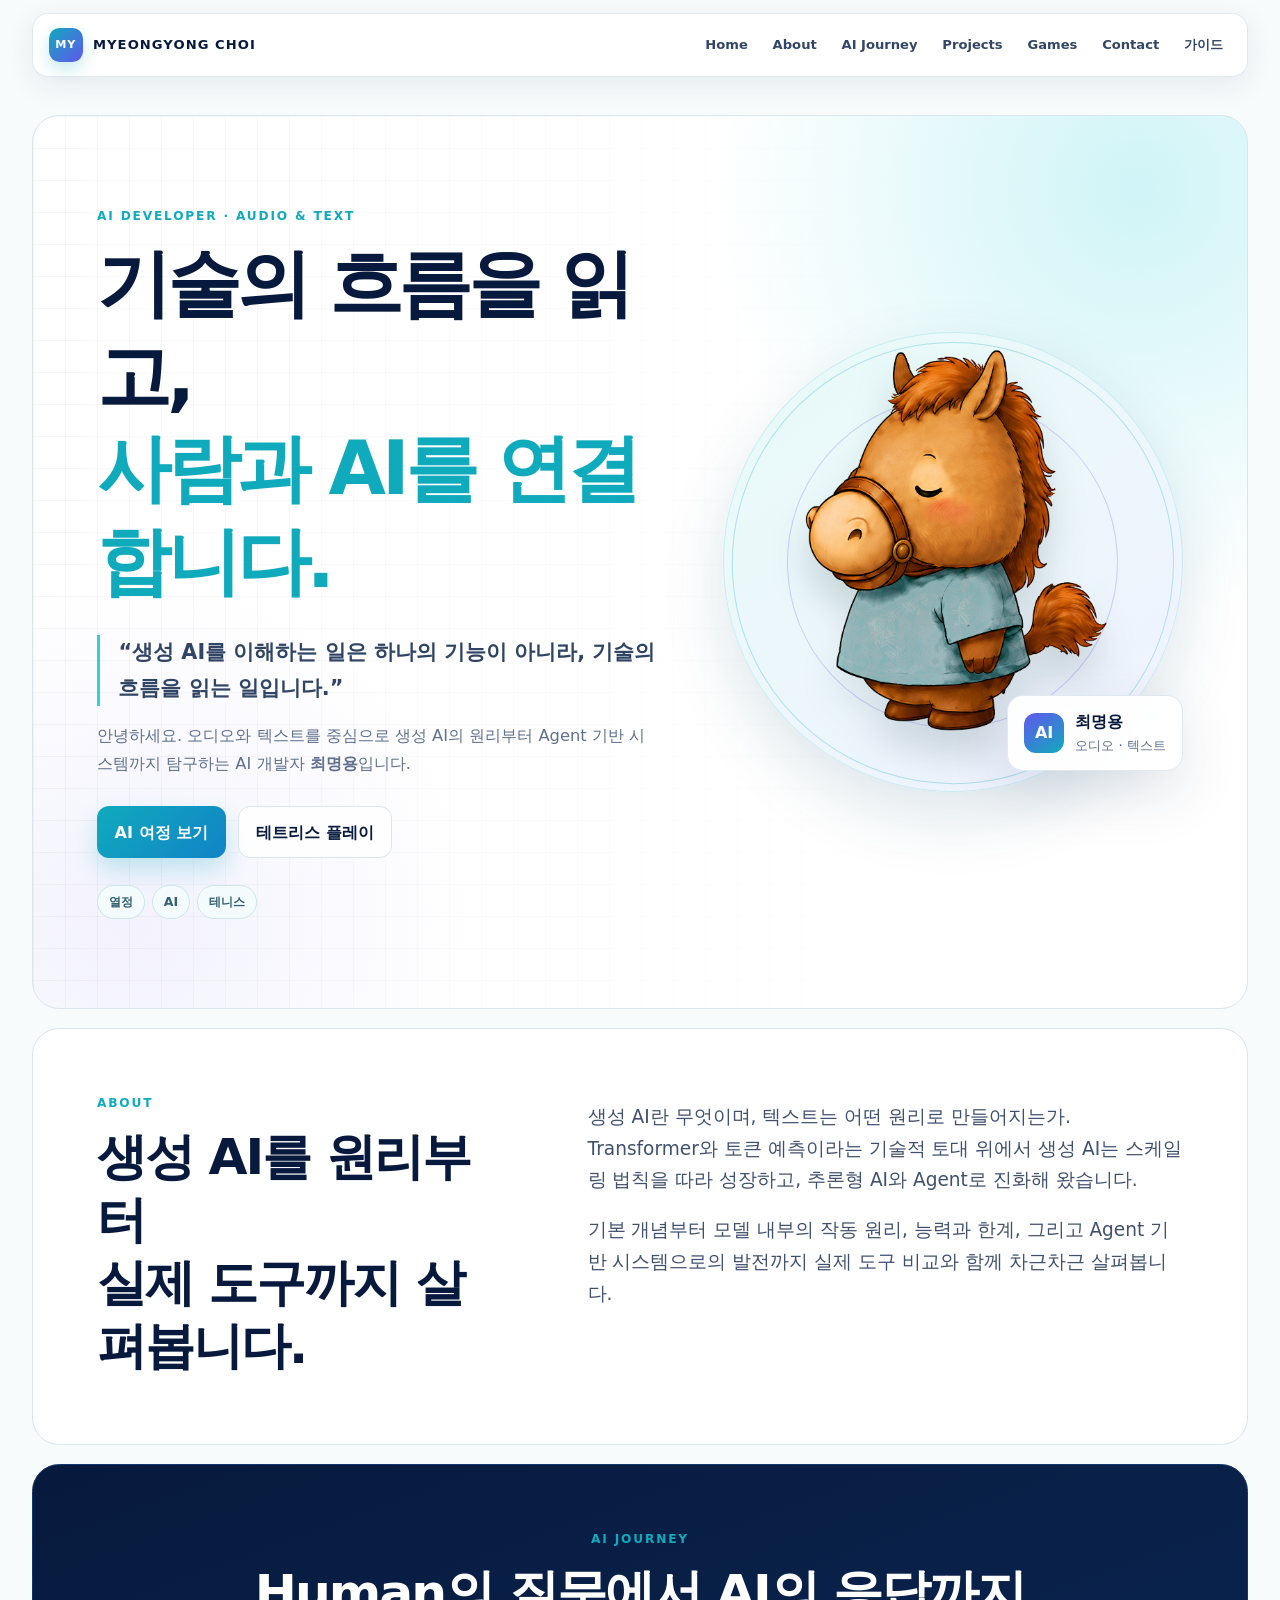
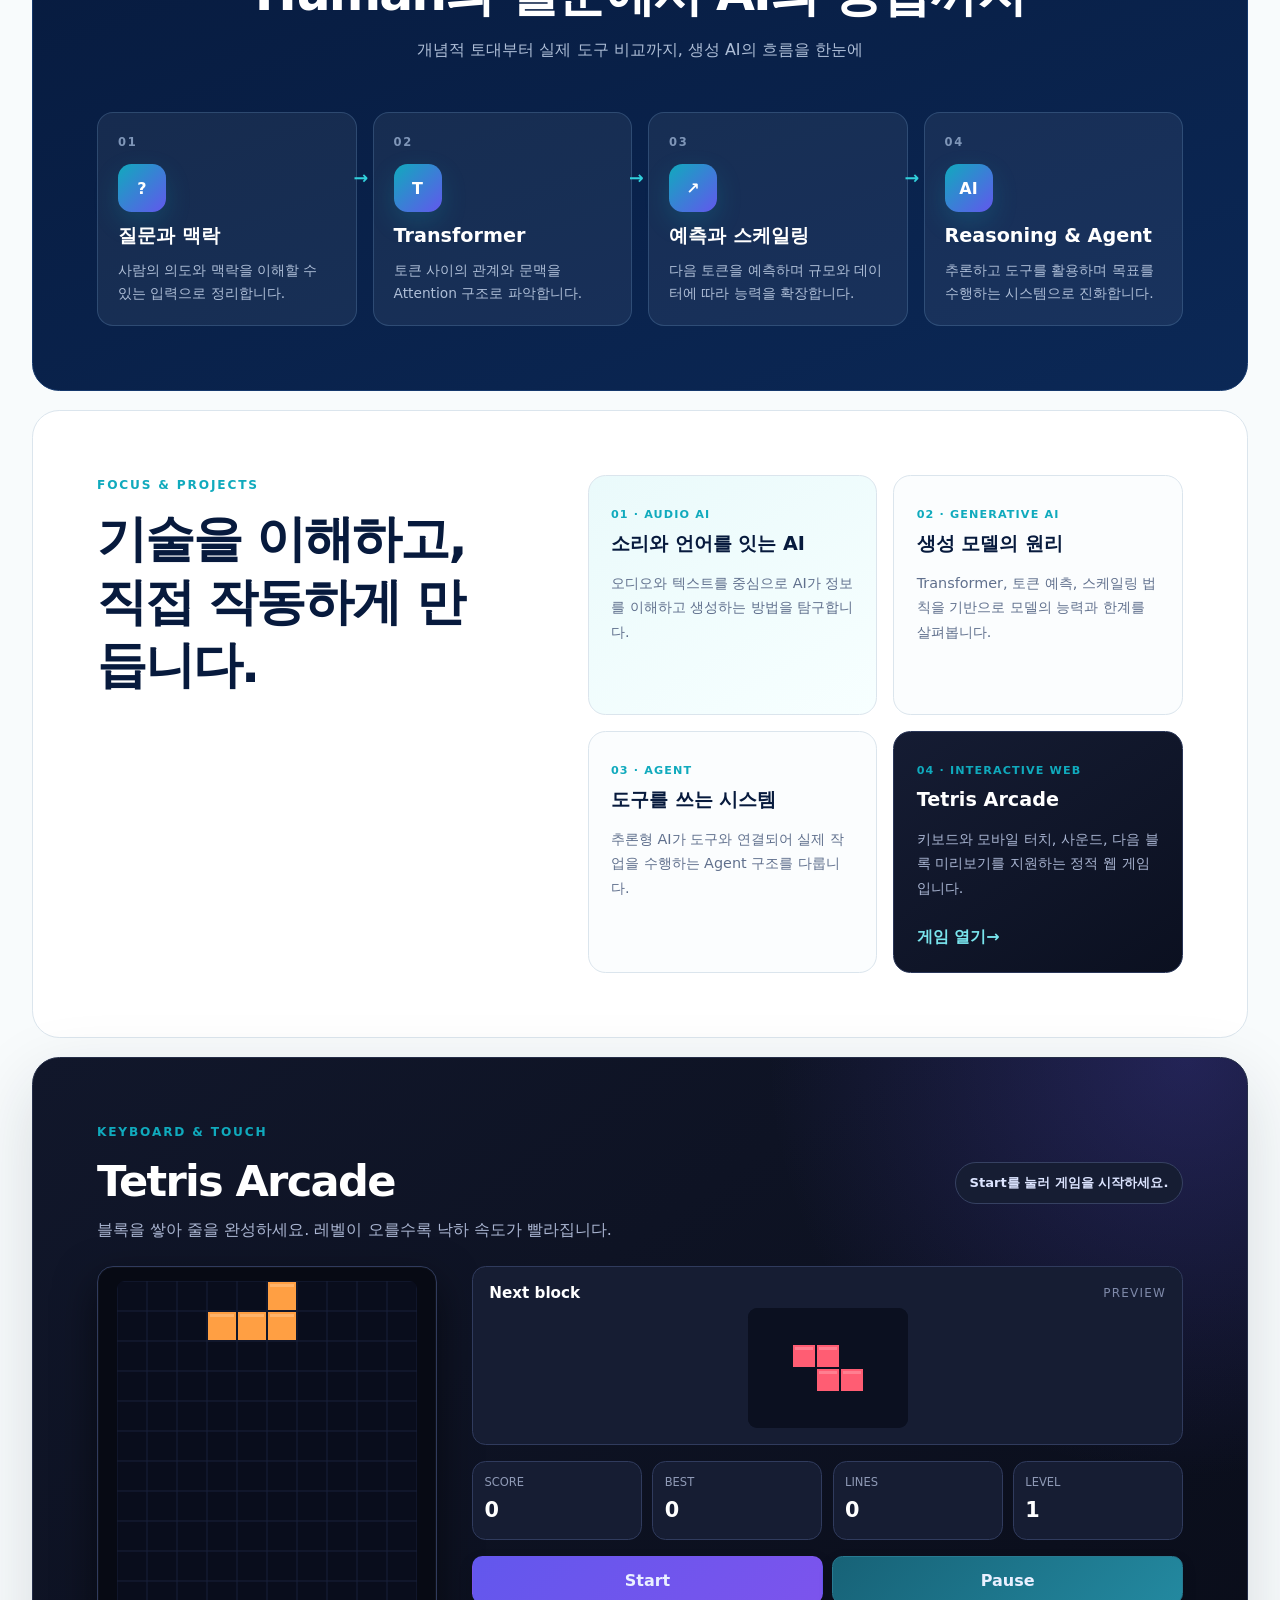
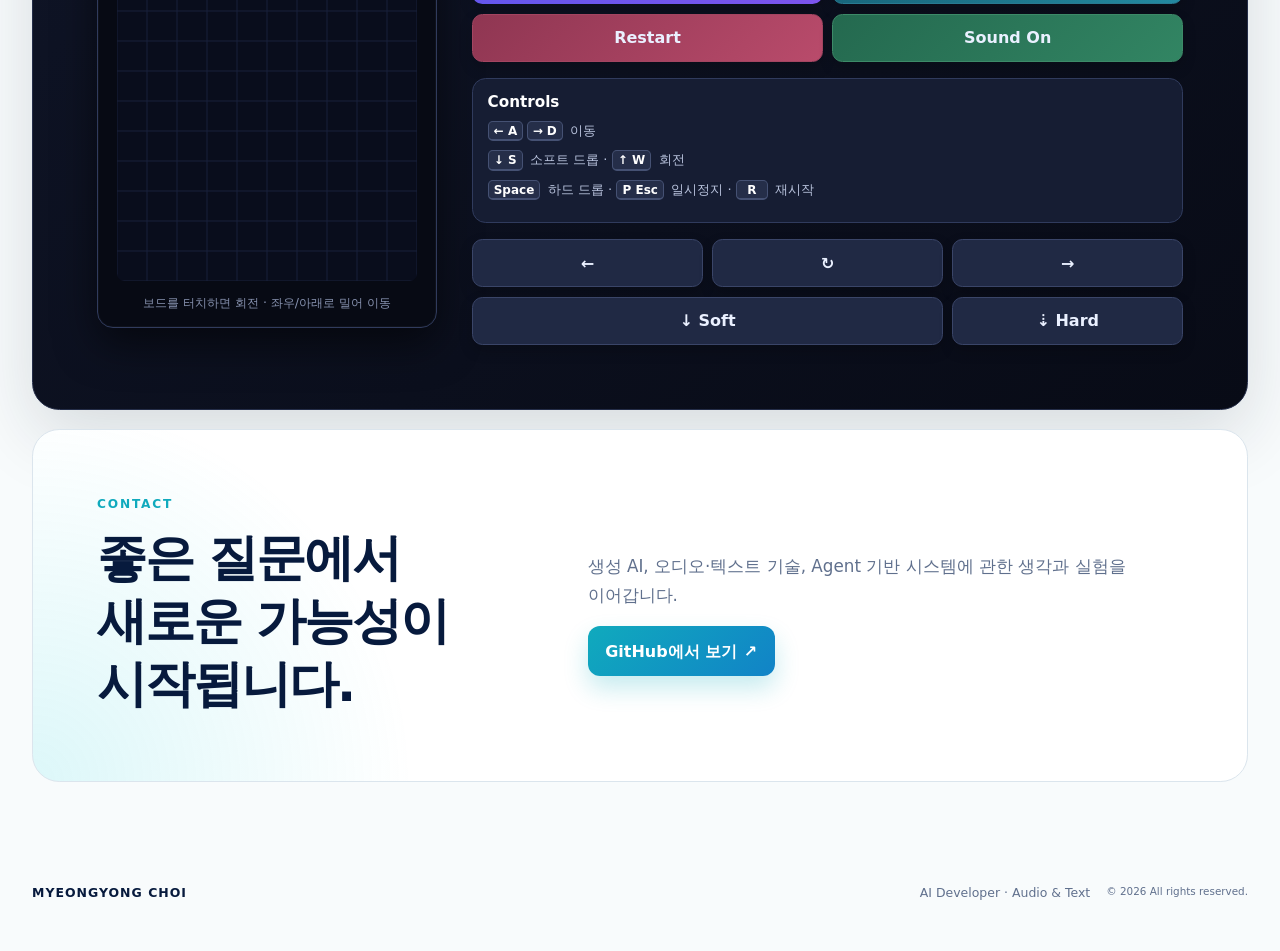
<file: index.html>
﻿<!doctype html>
<html lang="ko">
<head>
  <meta charset="utf-8">
  <meta name="viewport" content="width=device-width, initial-scale=1">
  <meta name="description" content="생성 AI의 원리와 흐름을 탐구하는 AI 개발자 최명용의 프로페셔널 포트폴리오">
  <meta name="theme-color" content="#071a3d">
  <link rel="icon" href="data:,">
  <title>최명용 | AI Developer</title>
  <link rel="stylesheet" href="styles.css?v=20260714-5">
</head>
<body>
  <a class="skip-link" href="#main">본문으로 바로가기</a>
  <header class="site-header">
    <a class="brand" href="#home" aria-label="최명용 포트폴리오 홈">
      <span class="brand-mark" aria-hidden="true">MY</span>
      <span>MYEONGYONG CHOI</span>
    </a>
    <button id="menu" class="menu-button" type="button" aria-expanded="false" aria-controls="nav">메뉴</button>
    <nav id="nav" aria-label="주요 메뉴">
      <a href="#home">Home</a>
      <a href="#about">About</a>
      <a href="#journey">AI Journey</a>
      <a href="#projects">Projects</a>
      <a href="#games">Games</a>
      <a href="#contact">Contact</a>
      <a href="guides/">가이드</a>
    </nav>
  </header>

  <main id="main">
    <section id="home" class="hero" aria-labelledby="hero-title">
      <div class="hero-copy">
        <p class="eyebrow">AI Developer · Audio &amp; Text</p>
        <h1 id="hero-title">기술의 흐름을 읽고,<br><span>사람과 AI를 연결합니다.</span></h1>
        <blockquote>“생성 AI를 이해하는 일은 하나의 기능이 아니라, 기술의 흐름을 읽는 일입니다.”</blockquote>
        <p class="hero-summary">안녕하세요. 오디오와 텍스트를 중심으로 생성 AI의 원리부터 Agent 기반 시스템까지 탐구하는 AI 개발자 <strong>최명용</strong>입니다.</p>
        <div class="hero-actions">
          <a class="button primary" href="#journey">AI 여정 보기</a>
          <a class="button secondary" href="#games">테트리스 플레이</a>
        </div>
        <ul class="keyword-list" aria-label="핵심 키워드">
          <li>열정</li><li>AI</li><li>테니스</li>
        </ul>
      </div>
      <div class="hero-visual" aria-label="최명용을 상징하는 말 캐릭터">
        <div class="orbit orbit-one" aria-hidden="true"></div>
        <div class="orbit orbit-two" aria-hidden="true"></div>
        <img src="assets/horse-guide.png" alt="청록색 셔츠를 입은 친근한 갈색 말 캐릭터" width="1109" height="1419">
        <div class="profile-chip"><span>AI</span><strong>최명용</strong><small>오디오 · 텍스트</small></div>
      </div>
    </section>

    <section id="about" class="intro-section" aria-labelledby="about-title">
      <div class="section-heading">
        <p class="eyebrow">About</p>
        <h2 id="about-title">생성 AI를 원리부터<br>실제 도구까지 살펴봅니다.</h2>
      </div>
      <div class="intro-copy">
        <p>생성 AI란 무엇이며, 텍스트는 어떤 원리로 만들어지는가. Transformer와 토큰 예측이라는 기술적 토대 위에서 생성 AI는 스케일링 법칙을 따라 성장하고, 추론형 AI와 Agent로 진화해 왔습니다.</p>
        <p>기본 개념부터 모델 내부의 작동 원리, 능력과 한계, 그리고 Agent 기반 시스템으로의 발전까지 실제 도구 비교와 함께 차근차근 살펴봅니다.</p>
      </div>
    </section>

    <section id="journey" class="journey-section" aria-labelledby="journey-title">
      <div class="section-heading centered">
        <p class="eyebrow">AI Journey</p>
        <h2 id="journey-title">Human의 질문에서 AI의 응답까지</h2>
        <p>개념적 토대부터 실제 도구 비교까지, 생성 AI의 흐름을 한눈에</p>
      </div>
      <ol class="journey-grid">
        <li><span class="step-number">01</span><div class="step-icon" aria-hidden="true">?</div><h3>질문과 맥락</h3><p>사람의 의도와 맥락을 이해할 수 있는 입력으로 정리합니다.</p></li>
        <li><span class="step-number">02</span><div class="step-icon" aria-hidden="true">T</div><h3>Transformer</h3><p>토큰 사이의 관계와 문맥을 Attention 구조로 파악합니다.</p></li>
        <li><span class="step-number">03</span><div class="step-icon" aria-hidden="true">↗</div><h3>예측과 스케일링</h3><p>다음 토큰을 예측하며 규모와 데이터에 따라 능력을 확장합니다.</p></li>
        <li><span class="step-number">04</span><div class="step-icon" aria-hidden="true">AI</div><h3>Reasoning &amp; Agent</h3><p>추론하고 도구를 활용하며 목표를 수행하는 시스템으로 진화합니다.</p></li>
      </ol>
    </section>

    <section id="projects" class="focus-section" aria-labelledby="projects-title">
      <div class="section-heading">
        <p class="eyebrow">Focus &amp; Projects</p>
        <h2 id="projects-title">기술을 이해하고,<br>직접 작동하게 만듭니다.</h2>
      </div>
      <div class="focus-grid">
        <article class="focus-card featured">
          <span class="card-tag">01 · Audio AI</span>
          <h3>소리와 언어를 잇는 AI</h3>
          <p>오디오와 텍스트를 중심으로 AI가 정보를 이해하고 생성하는 방법을 탐구합니다.</p>
        </article>
        <article class="focus-card">
          <span class="card-tag">02 · Generative AI</span>
          <h3>생성 모델의 원리</h3>
          <p>Transformer, 토큰 예측, 스케일링 법칙을 기반으로 모델의 능력과 한계를 살펴봅니다.</p>
        </article>
        <article class="focus-card">
          <span class="card-tag">03 · Agent</span>
          <h3>도구를 쓰는 시스템</h3>
          <p>추론형 AI가 도구와 연결되어 실제 작업을 수행하는 Agent 구조를 다룹니다.</p>
        </article>
        <article class="focus-card game-project">
          <span class="card-tag">04 · Interactive Web</span>
          <h3>Tetris Arcade</h3>
          <p>키보드와 모바일 터치, 사운드, 다음 블록 미리보기를 지원하는 정적 웹 게임입니다.</p>
          <a href="#games">게임 열기 <span aria-hidden="true">→</span></a>
        </article>
      </div>
    </section>

    <section id="games" class="games-section" aria-labelledby="games-title">
      <div class="heading">
        <div><p class="eyebrow">Keyboard &amp; Touch</p><h2 id="games-title">Tetris Arcade</h2><p class="game-intro">블록을 쌓아 줄을 완성하세요. 레벨이 오를수록 낙하 속도가 빨라집니다.</p></div>
        <p id="status" class="status" role="status" aria-live="polite">Start를 눌러 게임을 시작하세요.</p>
      </div>
      <div class="game-layout">
        <div class="board-card">
          <div class="board-stage">
            <canvas id="board" width="300" height="600" tabindex="0" aria-label="테트리스 게임 보드"></canvas>
            <div id="game-over" class="game-over-overlay" hidden role="dialog" aria-modal="false" aria-labelledby="game-over-title">
              <p class="game-over-label">Game Over</p>
              <h3 id="game-over-title">다시 도전해 보세요!</h3>
              <p>최종 점수 <strong id="final-score">0</strong></p>
              <button type="button" data-a="restart" class="overlay-restart">Restart</button>
            </div>
          </div>
          <p class="board-hint">보드를 터치하면 회전 · 좌우/아래로 밀어 이동</p>
        </div>
        <aside class="game-sidebar" aria-label="테트리스 정보와 조작">
          <div class="next-card"><div class="card-title"><h3>Next block</h3><span>Preview</span></div><canvas id="next-board" width="160" height="120" aria-label="다음 테트로미노 미리보기"></canvas></div>
          <dl class="score-grid"><div><dt>Score</dt><dd id="score">0</dd></div><div><dt>Best</dt><dd id="high">0</dd></div><div><dt>Lines</dt><dd id="lines">0</dd></div><div><dt>Level</dt><dd id="level">1</dd></div></dl>
          <div class="game-actions"><button data-a="start" class="accent">Start</button><button data-a="pause" class="pause-button" aria-pressed="false">Pause</button><button data-a="restart" class="restart-button">Restart</button><button data-a="sound" id="sound-toggle" class="sound-button" aria-pressed="true">Sound On</button></div>
          <div class="key-guide"><h3>Controls</h3><p><kbd>← A</kbd><kbd>→ D</kbd> 이동</p><p><kbd>↓ S</kbd> 소프트 드롭 · <kbd>↑ W</kbd> 회전</p><p><kbd>Space</kbd> 하드 드롭 · <kbd>P Esc</kbd> 일시정지 · <kbd>R</kbd> 재시작</p></div>
          <div class="touch" aria-label="모바일 조작"><button data-a="left" aria-label="왼쪽">←</button><button data-a="rotate" aria-label="회전">↻</button><button data-a="right" aria-label="오른쪽">→</button><button data-a="down" aria-label="소프트 드롭">↓ Soft</button><button data-a="drop" aria-label="하드 드롭">⇣ Hard</button></div>
        </aside>
      </div>
    </section>

    <section id="contact" class="contact-section" aria-labelledby="contact-title">
      <div>
        <p class="eyebrow">Contact</p>
        <h2 id="contact-title">좋은 질문에서<br>새로운 가능성이 시작됩니다.</h2>
      </div>
      <div class="contact-copy">
        <p>생성 AI, 오디오·텍스트 기술, Agent 기반 시스템에 관한 생각과 실험을 이어갑니다.</p>
        <a class="button primary" href="https://github.com/mychoiand" target="_blank" rel="noopener noreferrer">GitHub에서 보기 <span aria-hidden="true">↗</span></a>
      </div>
    </section>
  </main>

  <footer><strong>MYEONGYONG CHOI</strong><span>AI Developer · Audio &amp; Text</span><small>© <span id="year"></span> All rights reserved.</small></footer>
  <script src="game.js?v=20260714-5"></script>
  <script src="script.js?v=20260714-5"></script>
</body>
</html>
</file>
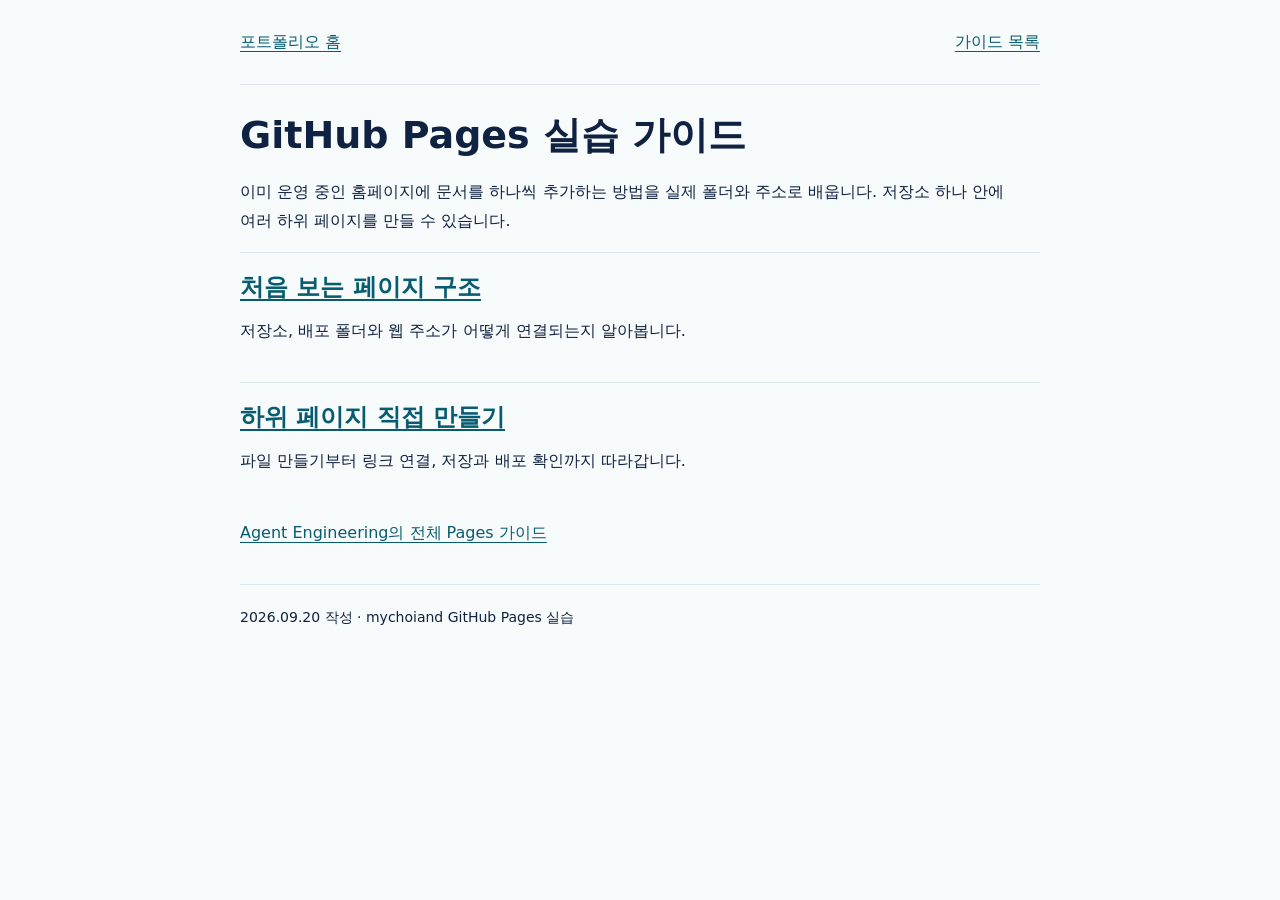
<file: guides/index.html>
<!doctype html><html lang="ko"><head><meta charset="utf-8"><meta name="viewport" content="width=device-width,initial-scale=1"><title>GitHub Pages 실습 가이드 | mychoiand</title><link rel="icon" href="data:,"><link rel="stylesheet" href="guide.css?v=20260920-3"></head><body><a class="skip" href="#main">본문으로 바로가기</a><header><a href="../">포트폴리오 홈</a><a href="./">가이드 목록</a></header><main id="main"><h1>GitHub Pages 실습 가이드</h1><p>이미 운영 중인 홈페이지에 문서를 하나씩 추가하는 방법을 실제 폴더와 주소로 배웁니다. 저장소 하나 안에 여러 하위 페이지를 만들 수 있습니다.</p><ul class="directory"><li><h2><a href="start/">처음 보는 페이지 구조</a></h2><p>저장소, 배포 폴더와 웹 주소가 어떻게 연결되는지 알아봅니다.</p></li><li><h2><a href="github-pages/">하위 페이지 직접 만들기</a></h2><p>파일 만들기부터 링크 연결, 저장과 배포 확인까지 따라갑니다.</p></li></ul><p><a href="https://agent-engineering-guide-kr.mychoi.chatgpt.site/guides/github-pages">Agent Engineering의 전체 Pages 가이드</a></p></main><footer>2026.09.20 작성 · mychoiand GitHub Pages 실습</footer></body></html>
</file>
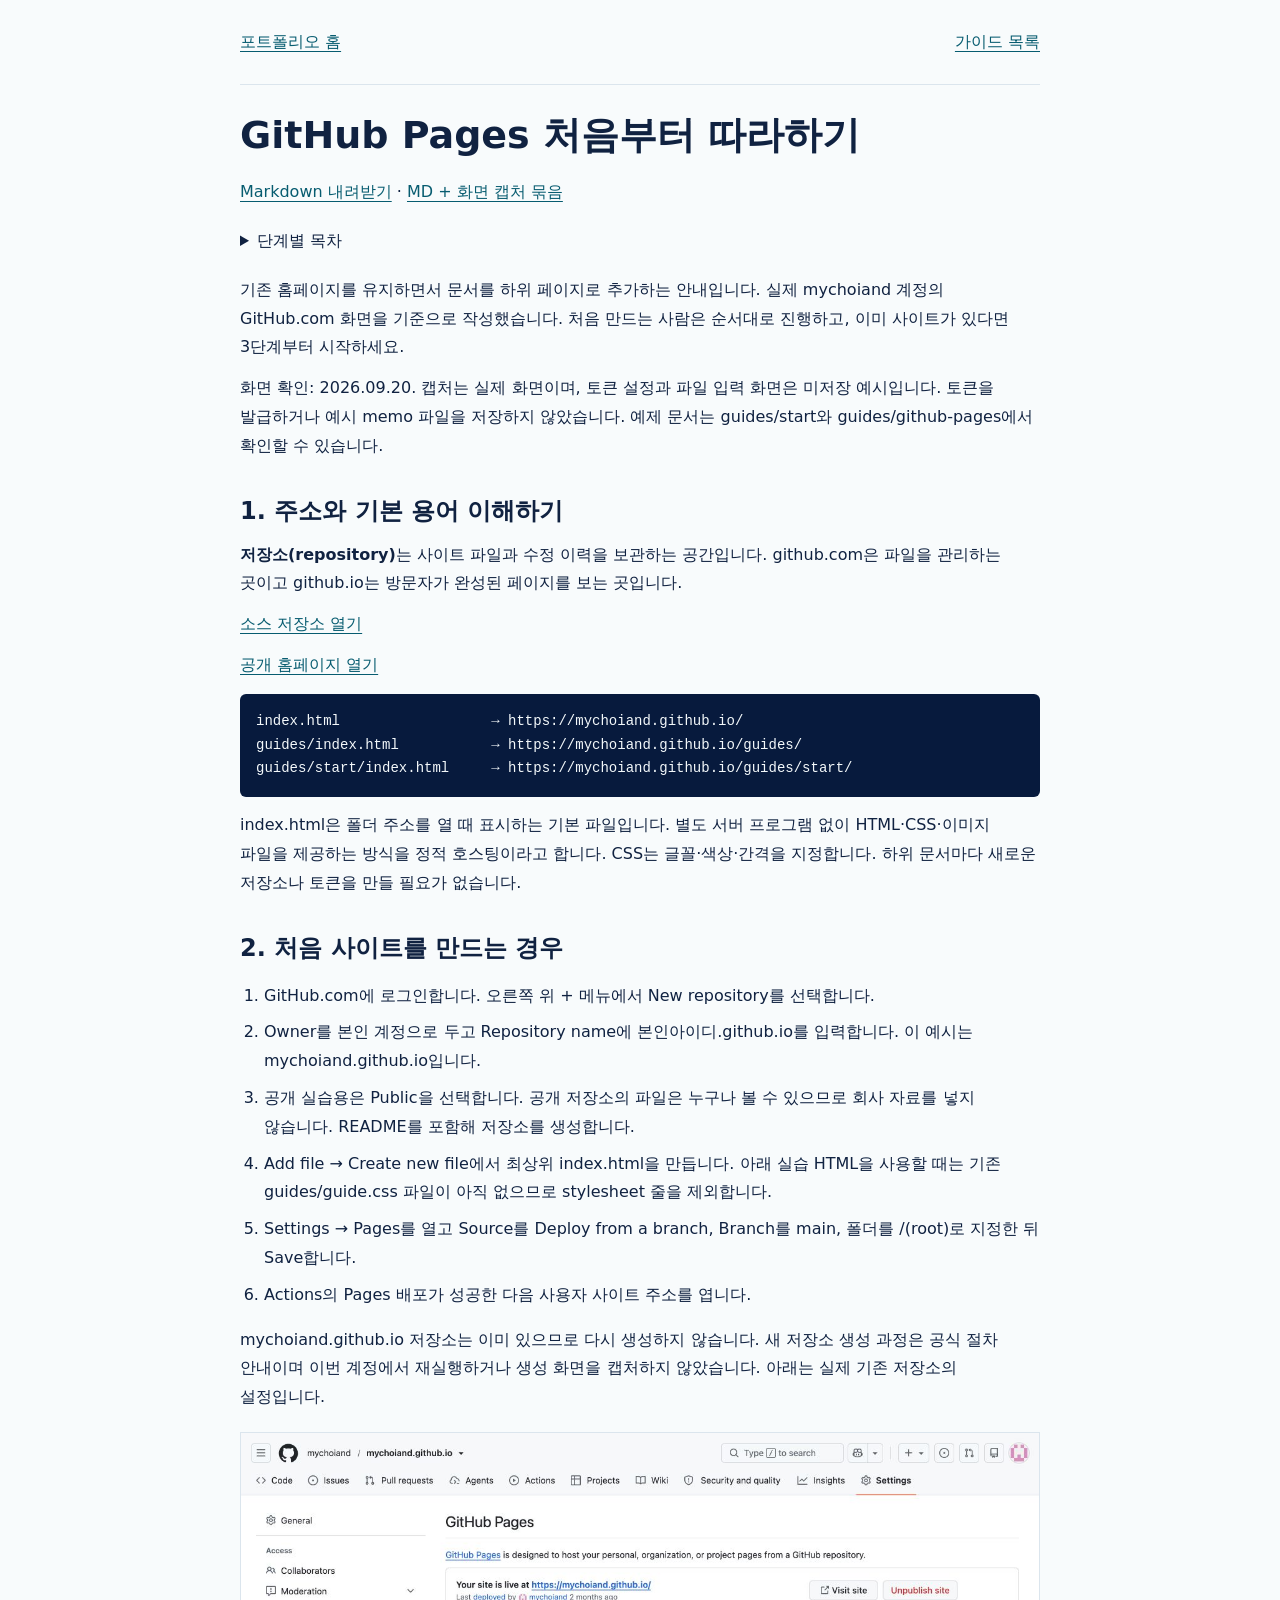
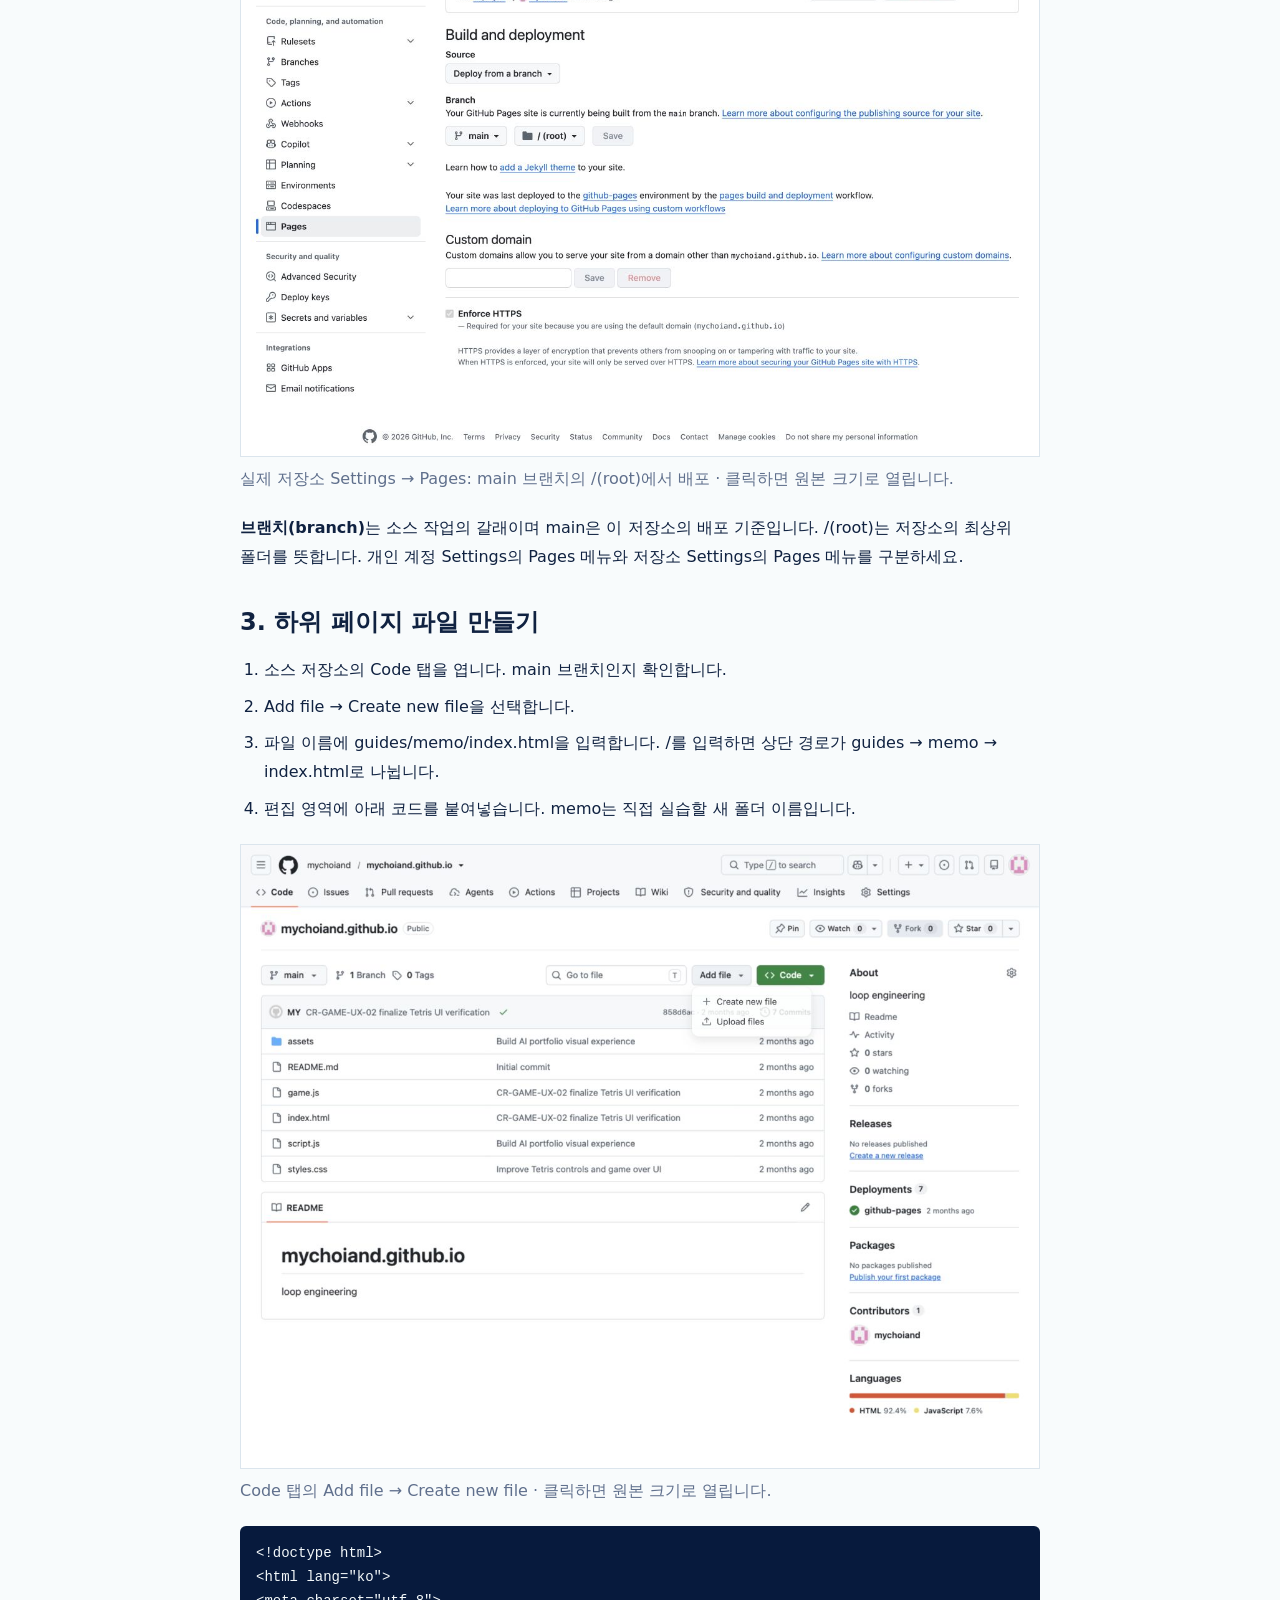
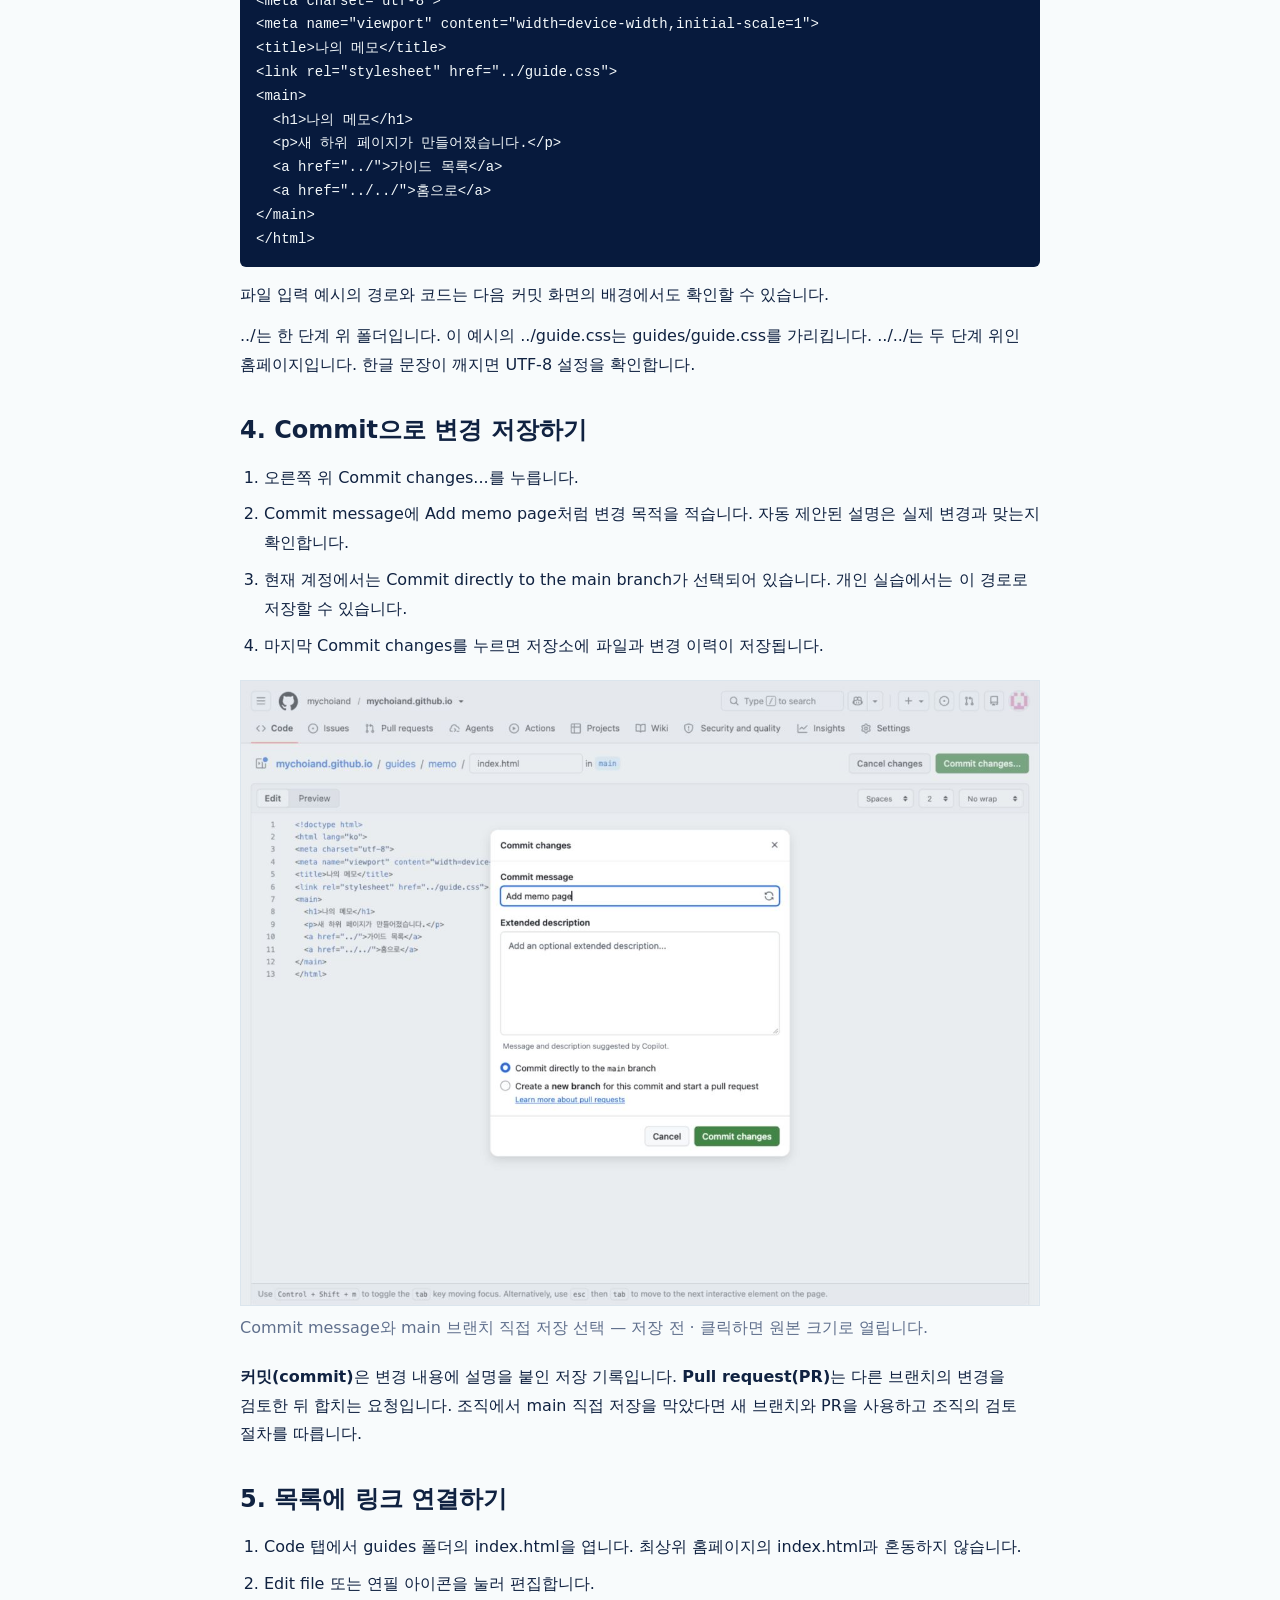
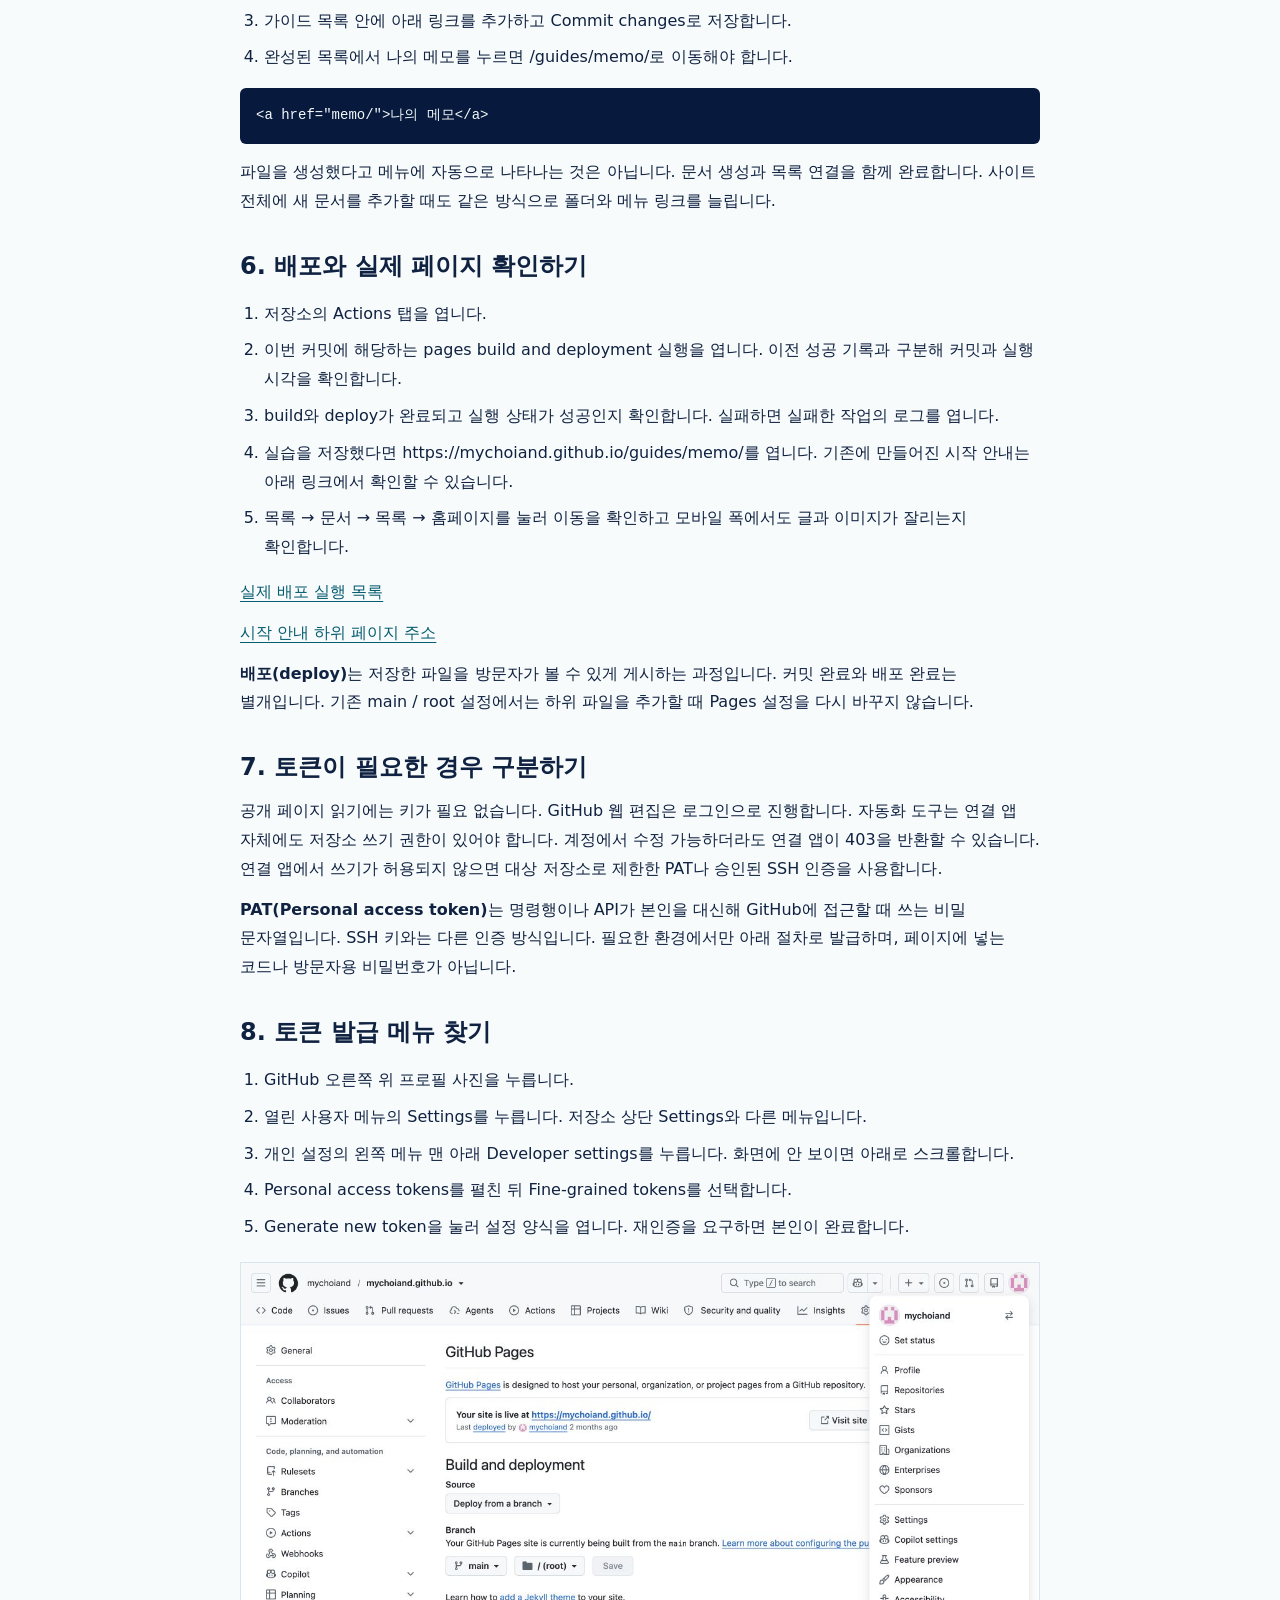
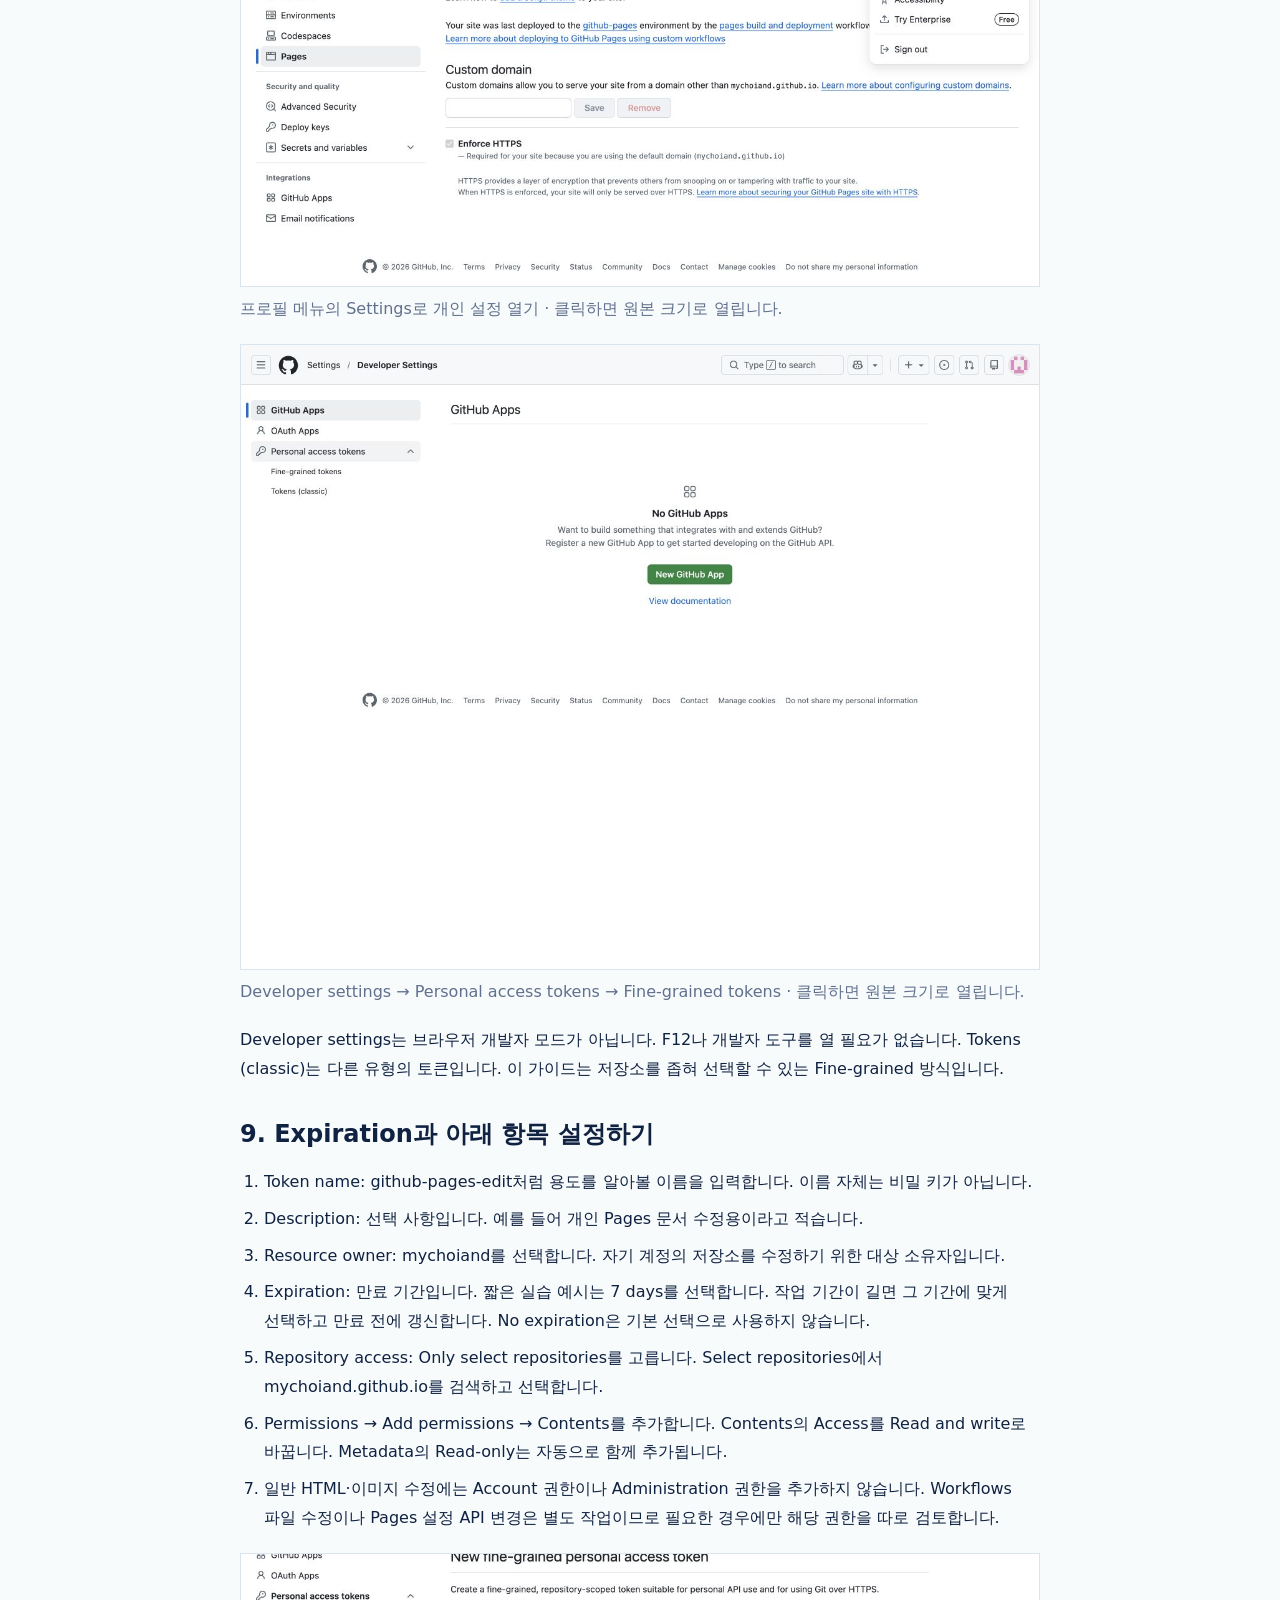
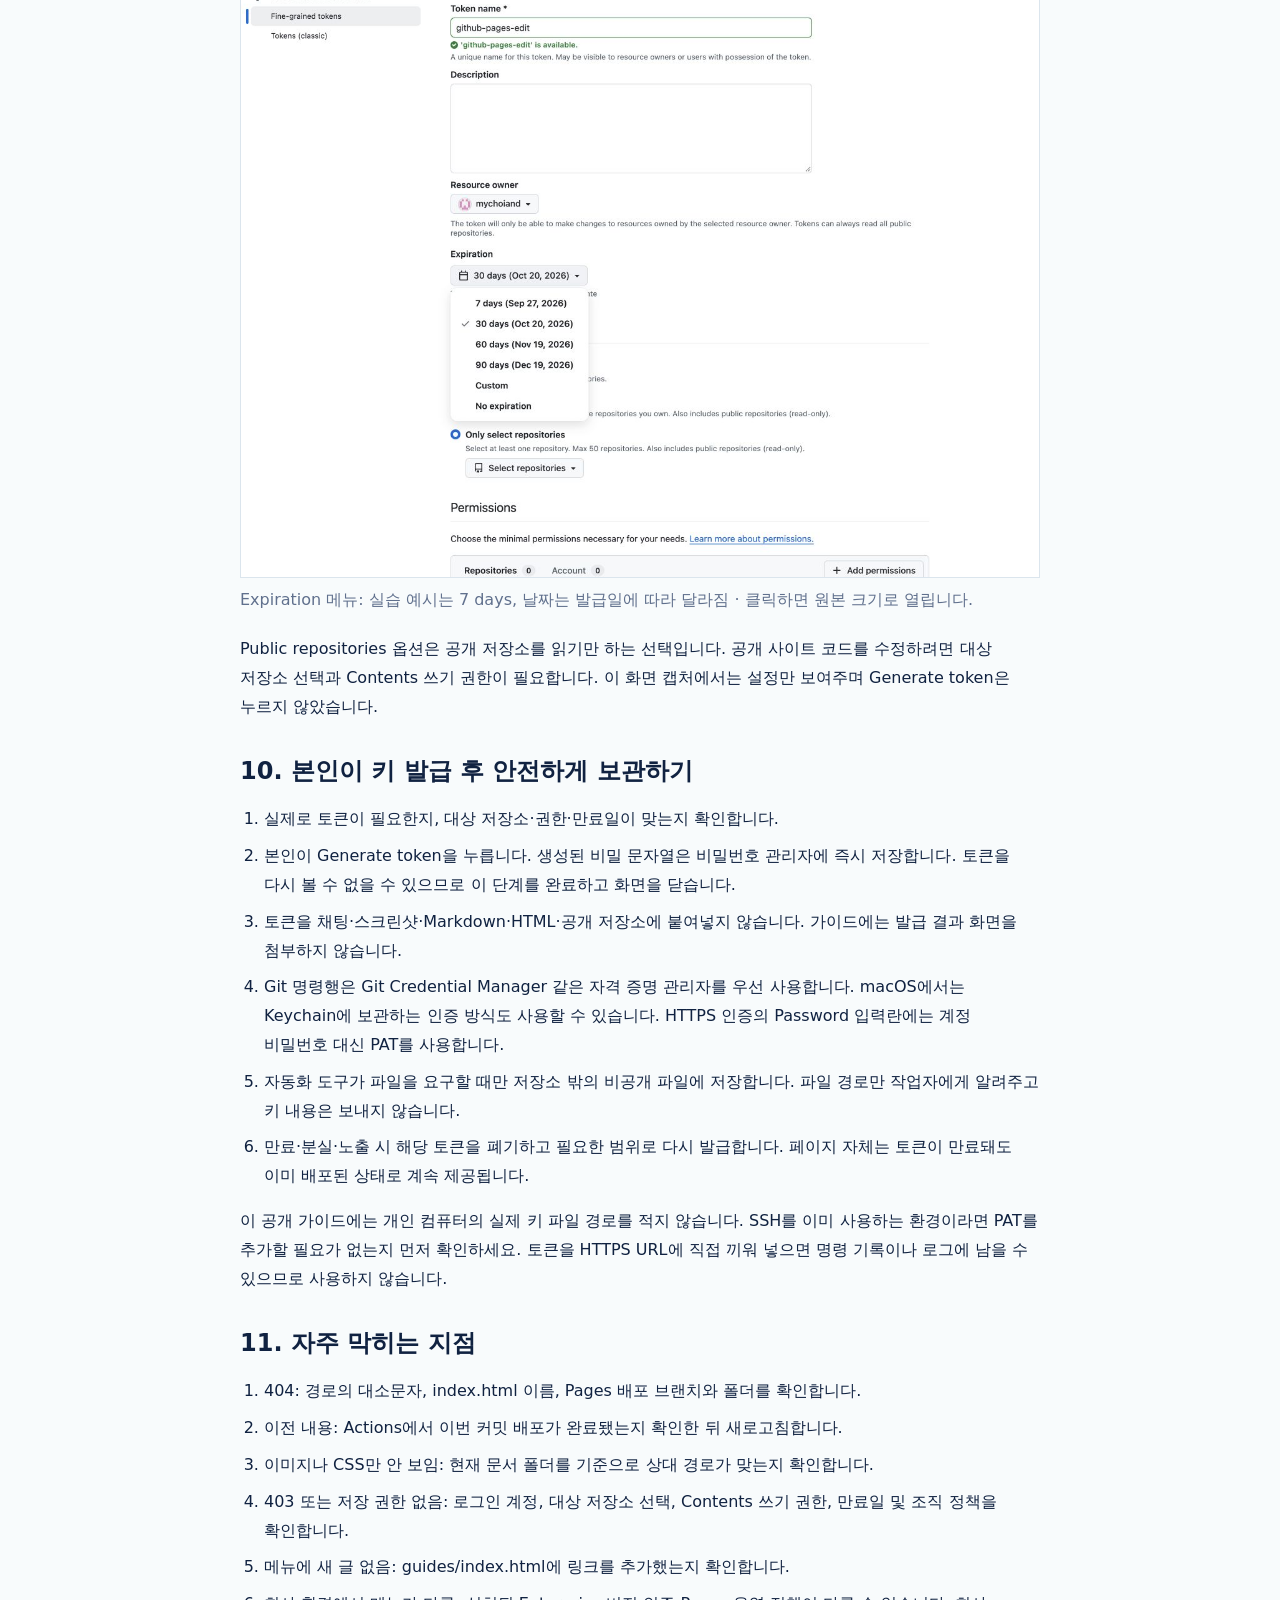
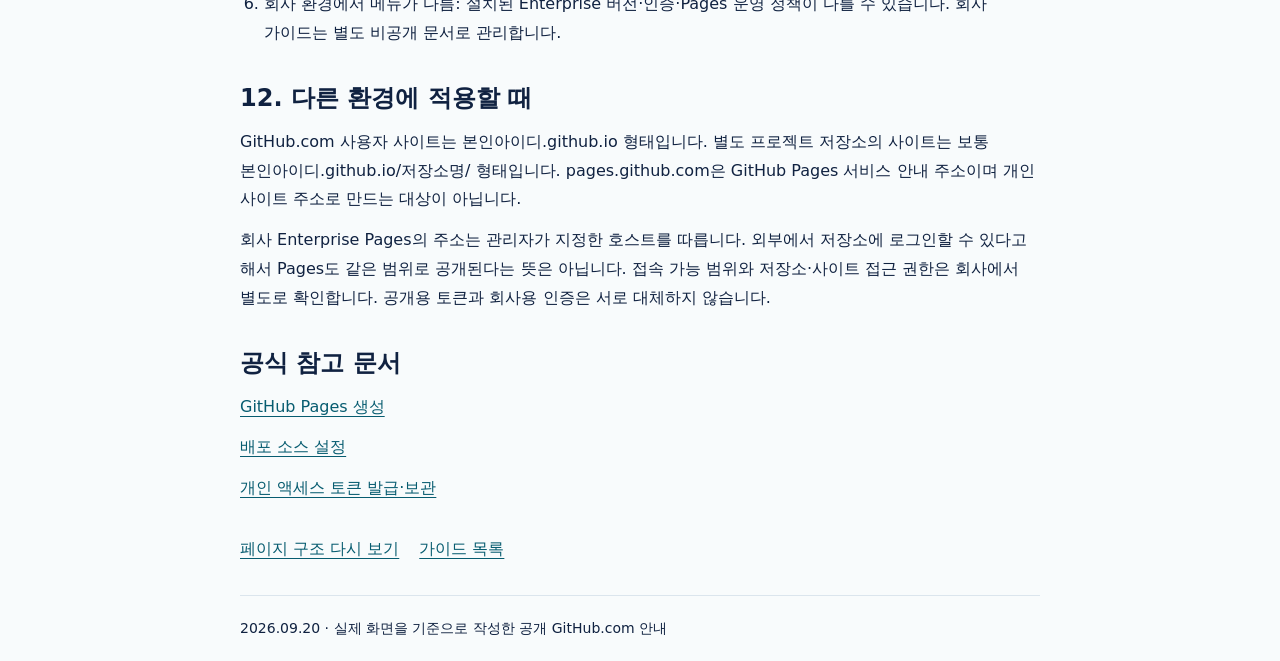
<file: guides/github-pages/index.html>
<!doctype html><html lang="ko"><head><meta charset="utf-8"><meta name="viewport" content="width=device-width,initial-scale=1"><title>GitHub Pages 처음부터 따라하기 | mychoiand</title><link rel="icon" href="data:,"><link rel="stylesheet" href="../guide.css?v=20260920-3"></head><body><a class="skip" href="#main">본문으로 바로가기</a><header><a href="../../">포트폴리오 홈</a><a href="../">가이드 목록</a></header><main id="main"><h1>GitHub Pages 처음부터 따라하기</h1><p><a href="guide.md" download>Markdown 내려받기</a> · <a href="guide-with-screenshots.zip" download>MD + 화면 캡처 묶음</a></p><details class="toc"><summary>단계별 목차</summary><ol><li><a href="#step-2">1. 주소와 기본 용어 이해하기</a></li><li><a href="#step-8">2. 처음 사이트를 만드는 경우</a></li><li><a href="#step-13">3. 하위 페이지 파일 만들기</a></li><li><a href="#step-19">4. Commit으로 변경 저장하기</a></li><li><a href="#step-23">5. 목록에 링크 연결하기</a></li><li><a href="#step-27">6. 배포와 실제 페이지 확인하기</a></li><li><a href="#step-32">7. 토큰이 필요한 경우 구분하기</a></li><li><a href="#step-35">8. 토큰 발급 메뉴 찾기</a></li><li><a href="#step-40">9. Expiration과 아래 항목 설정하기</a></li><li><a href="#step-44">10. 본인이 키 발급 후 안전하게 보관하기</a></li><li><a href="#step-47">11. 자주 막히는 지점</a></li><li><a href="#step-49">12. 다른 환경에 적용할 때</a></li><li><a href="#step-52">공식 참고 문서</a></li></ol></details><p>기존 홈페이지를 유지하면서 문서를 하위 페이지로 추가하는 안내입니다. 실제 mychoiand 계정의 GitHub.com 화면을 기준으로 작성했습니다. 처음 만드는 사람은 순서대로 진행하고, 이미 사이트가 있다면 3단계부터 시작하세요.</p><p>화면 확인: 2026.09.20. 캡처는 실제 화면이며, 토큰 설정과 파일 입력 화면은 미저장 예시입니다. 토큰을 발급하거나 예시 memo 파일을 저장하지 않았습니다. 예제 문서는 guides/start와 guides/github-pages에서 확인할 수 있습니다.</p><h2 id="step-2">1. 주소와 기본 용어 이해하기</h2><p><strong>저장소(repository)</strong>는 사이트 파일과 수정 이력을 보관하는 공간입니다. github.com은 파일을 관리하는 곳이고 github.io는 방문자가 완성된 페이지를 보는 곳입니다.</p><p><a href="https://github.com/mychoiand/mychoiand.github.io">소스 저장소 열기</a></p><p><a href="https://mychoiand.github.io/">공개 홈페이지 열기</a></p><pre><code>index.html                  → https://mychoiand.github.io/
guides/index.html           → https://mychoiand.github.io/guides/
guides/start/index.html     → https://mychoiand.github.io/guides/start/</code></pre><p>index.html은 폴더 주소를 열 때 표시하는 기본 파일입니다. 별도 서버 프로그램 없이 HTML·CSS·이미지 파일을 제공하는 방식을 정적 호스팅이라고 합니다. CSS는 글꼴·색상·간격을 지정합니다. 하위 문서마다 새로운 저장소나 토큰을 만들 필요가 없습니다.</p><h2 id="step-8">2. 처음 사이트를 만드는 경우</h2><ol><li>GitHub.com에 로그인합니다. 오른쪽 위 + 메뉴에서 New repository를 선택합니다.</li><li>Owner를 본인 계정으로 두고 Repository name에 본인아이디.github.io를 입력합니다. 이 예시는 mychoiand.github.io입니다.</li><li>공개 실습용은 Public을 선택합니다. 공개 저장소의 파일은 누구나 볼 수 있으므로 회사 자료를 넣지 않습니다. README를 포함해 저장소를 생성합니다.</li><li>Add file → Create new file에서 최상위 index.html을 만듭니다. 아래 실습 HTML을 사용할 때는 기존 guides/guide.css 파일이 아직 없으므로 stylesheet 줄을 제외합니다.</li><li>Settings → Pages를 열고 Source를 Deploy from a branch, Branch를 main, 폴더를 /(root)로 지정한 뒤 Save합니다.</li><li>Actions의 Pages 배포가 성공한 다음 사용자 사이트 주소를 엽니다.</li></ol><p>mychoiand.github.io 저장소는 이미 있으므로 다시 생성하지 않습니다. 새 저장소 생성 과정은 공식 절차 안내이며 이번 계정에서 재실행하거나 생성 화면을 캡처하지 않았습니다. 아래는 실제 기존 저장소의 설정입니다.</p><figure><a href="screenshots/01-pages-settings.jpg" target="_blank" rel="noopener"><img src="screenshots/01-pages-settings.jpg" alt="실제 저장소 Settings → Pages: main 브랜치의 /(root)에서 배포" width="1280" height="1000" loading="lazy"></a><figcaption>실제 저장소 Settings → Pages: main 브랜치의 /(root)에서 배포 · 클릭하면 원본 크기로 열립니다.</figcaption></figure><p><strong>브랜치(branch)</strong>는 소스 작업의 갈래이며 main은 이 저장소의 배포 기준입니다. /(root)는 저장소의 최상위 폴더를 뜻합니다. 개인 계정 Settings의 Pages 메뉴와 저장소 Settings의 Pages 메뉴를 구분하세요.</p><h2 id="step-13">3. 하위 페이지 파일 만들기</h2><ol><li>소스 저장소의 Code 탭을 엽니다. main 브랜치인지 확인합니다.</li><li>Add file → Create new file을 선택합니다.</li><li>파일 이름에 guides/memo/index.html을 입력합니다. /를 입력하면 상단 경로가 guides → memo → index.html로 나뉩니다.</li><li>편집 영역에 아래 코드를 붙여넣습니다. memo는 직접 실습할 새 폴더 이름입니다.</li></ol><figure><a href="screenshots/06-add-file.jpg" target="_blank" rel="noopener"><img src="screenshots/06-add-file.jpg" alt="Code 탭의 Add file → Create new file" width="1280" height="1000" loading="lazy"></a><figcaption>Code 탭의 Add file → Create new file · 클릭하면 원본 크기로 열립니다.</figcaption></figure><pre><code>&lt;!doctype html&gt;
&lt;html lang=&quot;ko&quot;&gt;
&lt;meta charset=&quot;utf-8&quot;&gt;
&lt;meta name=&quot;viewport&quot; content=&quot;width=device-width,initial-scale=1&quot;&gt;
&lt;title&gt;나의 메모&lt;/title&gt;
&lt;link rel=&quot;stylesheet&quot; href=&quot;../guide.css&quot;&gt;
&lt;main&gt;
  &lt;h1&gt;나의 메모&lt;/h1&gt;
  &lt;p&gt;새 하위 페이지가 만들어졌습니다.&lt;/p&gt;
  &lt;a href=&quot;../&quot;&gt;가이드 목록&lt;/a&gt;
  &lt;a href=&quot;../../&quot;&gt;홈으로&lt;/a&gt;
&lt;/main&gt;
&lt;/html&gt;</code></pre><p>파일 입력 예시의 경로와 코드는 다음 커밋 화면의 배경에서도 확인할 수 있습니다.</p><p>../는 한 단계 위 폴더입니다. 이 예시의 ../guide.css는 guides/guide.css를 가리킵니다. ../../는 두 단계 위인 홈페이지입니다. 한글 문장이 깨지면 UTF-8 설정을 확인합니다.</p><h2 id="step-19">4. Commit으로 변경 저장하기</h2><ol><li>오른쪽 위 Commit changes...를 누릅니다.</li><li>Commit message에 Add memo page처럼 변경 목적을 적습니다. 자동 제안된 설명은 실제 변경과 맞는지 확인합니다.</li><li>현재 계정에서는 Commit directly to the main branch가 선택되어 있습니다. 개인 실습에서는 이 경로로 저장할 수 있습니다.</li><li>마지막 Commit changes를 누르면 저장소에 파일과 변경 이력이 저장됩니다.</li></ol><figure><a href="screenshots/08-commit-dialog.jpg" target="_blank" rel="noopener"><img src="screenshots/08-commit-dialog.jpg" alt="Commit message와 main 브랜치 직접 저장 선택 — 저장 전" width="1280" height="1000" loading="lazy"></a><figcaption>Commit message와 main 브랜치 직접 저장 선택 — 저장 전 · 클릭하면 원본 크기로 열립니다.</figcaption></figure><p><strong>커밋(commit)</strong>은 변경 내용에 설명을 붙인 저장 기록입니다. <strong>Pull request(PR)</strong>는 다른 브랜치의 변경을 검토한 뒤 합치는 요청입니다. 조직에서 main 직접 저장을 막았다면 새 브랜치와 PR을 사용하고 조직의 검토 절차를 따릅니다.</p><h2 id="step-23">5. 목록에 링크 연결하기</h2><ol><li>Code 탭에서 guides 폴더의 index.html을 엽니다. 최상위 홈페이지의 index.html과 혼동하지 않습니다.</li><li>Edit file 또는 연필 아이콘을 눌러 편집합니다.</li><li>가이드 목록 안에 아래 링크를 추가하고 Commit changes로 저장합니다.</li><li>완성된 목록에서 나의 메모를 누르면 /guides/memo/로 이동해야 합니다.</li></ol><pre><code>&lt;a href=&quot;memo/&quot;&gt;나의 메모&lt;/a&gt;</code></pre><p>파일을 생성했다고 메뉴에 자동으로 나타나는 것은 아닙니다. 문서 생성과 목록 연결을 함께 완료합니다. 사이트 전체에 새 문서를 추가할 때도 같은 방식으로 폴더와 메뉴 링크를 늘립니다.</p><h2 id="step-27">6. 배포와 실제 페이지 확인하기</h2><ol><li>저장소의 Actions 탭을 엽니다.</li><li>이번 커밋에 해당하는 pages build and deployment 실행을 엽니다. 이전 성공 기록과 구분해 커밋과 실행 시각을 확인합니다.</li><li>build와 deploy가 완료되고 실행 상태가 성공인지 확인합니다. 실패하면 실패한 작업의 로그를 엽니다.</li><li>실습을 저장했다면 https://mychoiand.github.io/guides/memo/를 엽니다. 기존에 만들어진 시작 안내는 아래 링크에서 확인할 수 있습니다.</li><li>목록 → 문서 → 목록 → 홈페이지를 눌러 이동을 확인하고 모바일 폭에서도 글과 이미지가 잘리는지 확인합니다.</li></ol><p><a href="https://github.com/mychoiand/mychoiand.github.io/actions">실제 배포 실행 목록</a></p><p><a href="https://mychoiand.github.io/guides/start/">시작 안내 하위 페이지 주소</a></p><p><strong>배포(deploy)</strong>는 저장한 파일을 방문자가 볼 수 있게 게시하는 과정입니다. 커밋 완료와 배포 완료는 별개입니다. 기존 main / root 설정에서는 하위 파일을 추가할 때 Pages 설정을 다시 바꾸지 않습니다.</p><h2 id="step-32">7. 토큰이 필요한 경우 구분하기</h2><p>공개 페이지 읽기에는 키가 필요 없습니다. GitHub 웹 편집은 로그인으로 진행합니다. 자동화 도구는 연결 앱 자체에도 저장소 쓰기 권한이 있어야 합니다. 계정에서 수정 가능하더라도 연결 앱이 403을 반환할 수 있습니다. 연결 앱에서 쓰기가 허용되지 않으면 대상 저장소로 제한한 PAT나 승인된 SSH 인증을 사용합니다.</p><p><strong>PAT(Personal access token)</strong>는 명령행이나 API가 본인을 대신해 GitHub에 접근할 때 쓰는 비밀 문자열입니다. SSH 키와는 다른 인증 방식입니다. 필요한 환경에서만 아래 절차로 발급하며, 페이지에 넣는 코드나 방문자용 비밀번호가 아닙니다.</p><h2 id="step-35">8. 토큰 발급 메뉴 찾기</h2><ol><li>GitHub 오른쪽 위 프로필 사진을 누릅니다.</li><li>열린 사용자 메뉴의 Settings를 누릅니다. 저장소 상단 Settings와 다른 메뉴입니다.</li><li>개인 설정의 왼쪽 메뉴 맨 아래 Developer settings를 누릅니다. 화면에 안 보이면 아래로 스크롤합니다.</li><li>Personal access tokens를 펼친 뒤 Fine-grained tokens를 선택합니다.</li><li>Generate new token을 눌러 설정 양식을 엽니다. 재인증을 요구하면 본인이 완료합니다.</li></ol><figure><a href="screenshots/02-account-menu.jpg" target="_blank" rel="noopener"><img src="screenshots/02-account-menu.jpg" alt="프로필 메뉴의 Settings로 개인 설정 열기" width="1280" height="1000" loading="lazy"></a><figcaption>프로필 메뉴의 Settings로 개인 설정 열기 · 클릭하면 원본 크기로 열립니다.</figcaption></figure><figure><a href="screenshots/03-developer-settings.jpg" target="_blank" rel="noopener"><img src="screenshots/03-developer-settings.jpg" alt="Developer settings → Personal access tokens → Fine-grained tokens" width="1280" height="1000" loading="lazy"></a><figcaption>Developer settings → Personal access tokens → Fine-grained tokens · 클릭하면 원본 크기로 열립니다.</figcaption></figure><p>Developer settings는 브라우저 개발자 모드가 아닙니다. F12나 개발자 도구를 열 필요가 없습니다. Tokens (classic)는 다른 유형의 토큰입니다. 이 가이드는 저장소를 좁혀 선택할 수 있는 Fine-grained 방식입니다.</p><h2 id="step-40">9. Expiration과 아래 항목 설정하기</h2><ol><li>Token name: github-pages-edit처럼 용도를 알아볼 이름을 입력합니다. 이름 자체는 비밀 키가 아닙니다.</li><li>Description: 선택 사항입니다. 예를 들어 개인 Pages 문서 수정용이라고 적습니다.</li><li>Resource owner: mychoiand를 선택합니다. 자기 계정의 저장소를 수정하기 위한 대상 소유자입니다.</li><li>Expiration: 만료 기간입니다. 짧은 실습 예시는 7 days를 선택합니다. 작업 기간이 길면 그 기간에 맞게 선택하고 만료 전에 갱신합니다. No expiration은 기본 선택으로 사용하지 않습니다.</li><li>Repository access: Only select repositories를 고릅니다. Select repositories에서 mychoiand.github.io를 검색하고 선택합니다.</li><li>Permissions → Add permissions → Contents를 추가합니다. Contents의 Access를 Read and write로 바꿉니다. Metadata의 Read-only는 자동으로 함께 추가됩니다.</li><li>일반 HTML·이미지 수정에는 Account 권한이나 Administration 권한을 추가하지 않습니다. Workflows 파일 수정이나 Pages 설정 API 변경은 별도 작업이므로 필요한 경우에만 해당 권한을 따로 검토합니다.</li></ol><figure><a href="screenshots/04-token-expiration.jpg" target="_blank" rel="noopener"><img src="screenshots/04-token-expiration.jpg" alt="Expiration 메뉴: 실습 예시는 7 days, 날짜는 발급일에 따라 달라짐" width="1280" height="1000" loading="lazy"></a><figcaption>Expiration 메뉴: 실습 예시는 7 days, 날짜는 발급일에 따라 달라짐 · 클릭하면 원본 크기로 열립니다.</figcaption></figure><p>Public repositories 옵션은 공개 저장소를 읽기만 하는 선택입니다. 공개 사이트 코드를 수정하려면 대상 저장소 선택과 Contents 쓰기 권한이 필요합니다. 이 화면 캡처에서는 설정만 보여주며 Generate token은 누르지 않았습니다.</p><h2 id="step-44">10. 본인이 키 발급 후 안전하게 보관하기</h2><ol><li>실제로 토큰이 필요한지, 대상 저장소·권한·만료일이 맞는지 확인합니다.</li><li>본인이 Generate token을 누릅니다. 생성된 비밀 문자열은 비밀번호 관리자에 즉시 저장합니다. 토큰을 다시 볼 수 없을 수 있으므로 이 단계를 완료하고 화면을 닫습니다.</li><li>토큰을 채팅·스크린샷·Markdown·HTML·공개 저장소에 붙여넣지 않습니다. 가이드에는 발급 결과 화면을 첨부하지 않습니다.</li><li>Git 명령행은 Git Credential Manager 같은 자격 증명 관리자를 우선 사용합니다. macOS에서는 Keychain에 보관하는 인증 방식도 사용할 수 있습니다. HTTPS 인증의 Password 입력란에는 계정 비밀번호 대신 PAT를 사용합니다.</li><li>자동화 도구가 파일을 요구할 때만 저장소 밖의 비공개 파일에 저장합니다. 파일 경로만 작업자에게 알려주고 키 내용은 보내지 않습니다.</li><li>만료·분실·노출 시 해당 토큰을 폐기하고 필요한 범위로 다시 발급합니다. 페이지 자체는 토큰이 만료돼도 이미 배포된 상태로 계속 제공됩니다.</li></ol><p>이 공개 가이드에는 개인 컴퓨터의 실제 키 파일 경로를 적지 않습니다. SSH를 이미 사용하는 환경이라면 PAT를 추가할 필요가 없는지 먼저 확인하세요. 토큰을 HTTPS URL에 직접 끼워 넣으면 명령 기록이나 로그에 남을 수 있으므로 사용하지 않습니다.</p><h2 id="step-47">11. 자주 막히는 지점</h2><ol><li>404: 경로의 대소문자, index.html 이름, Pages 배포 브랜치와 폴더를 확인합니다.</li><li>이전 내용: Actions에서 이번 커밋 배포가 완료됐는지 확인한 뒤 새로고침합니다.</li><li>이미지나 CSS만 안 보임: 현재 문서 폴더를 기준으로 상대 경로가 맞는지 확인합니다.</li><li>403 또는 저장 권한 없음: 로그인 계정, 대상 저장소 선택, Contents 쓰기 권한, 만료일 및 조직 정책을 확인합니다.</li><li>메뉴에 새 글 없음: guides/index.html에 링크를 추가했는지 확인합니다.</li><li>회사 환경에서 메뉴가 다름: 설치된 Enterprise 버전·인증·Pages 운영 정책이 다를 수 있습니다. 회사 가이드는 별도 비공개 문서로 관리합니다.</li></ol><h2 id="step-49">12. 다른 환경에 적용할 때</h2><p>GitHub.com 사용자 사이트는 본인아이디.github.io 형태입니다. 별도 프로젝트 저장소의 사이트는 보통 본인아이디.github.io/저장소명/ 형태입니다. pages.github.com은 GitHub Pages 서비스 안내 주소이며 개인 사이트 주소로 만드는 대상이 아닙니다.</p><p>회사 Enterprise Pages의 주소는 관리자가 지정한 호스트를 따릅니다. 외부에서 저장소에 로그인할 수 있다고 해서 Pages도 같은 범위로 공개된다는 뜻은 아닙니다. 접속 가능 범위와 저장소·사이트 접근 권한은 회사에서 별도로 확인합니다. 공개용 토큰과 회사용 인증은 서로 대체하지 않습니다.</p><h2 id="step-52">공식 참고 문서</h2><p><a href="https://docs.github.com/en/pages/getting-started-with-github-pages/creating-a-github-pages-site">GitHub Pages 생성</a></p><p><a href="https://docs.github.com/en/pages/getting-started-with-github-pages/configuring-a-publishing-source-for-your-github-pages-site">배포 소스 설정</a></p><p><a href="https://docs.github.com/en/authentication/keeping-your-account-and-data-secure/managing-your-personal-access-tokens">개인 액세스 토큰 발급·보관</a></p><nav class="next"><a href="../start/">페이지 구조 다시 보기</a><a href="../">가이드 목록</a></nav></main><footer>2026.09.20 · 실제 화면을 기준으로 작성한 공개 GitHub.com 안내</footer></body></html>
</file>
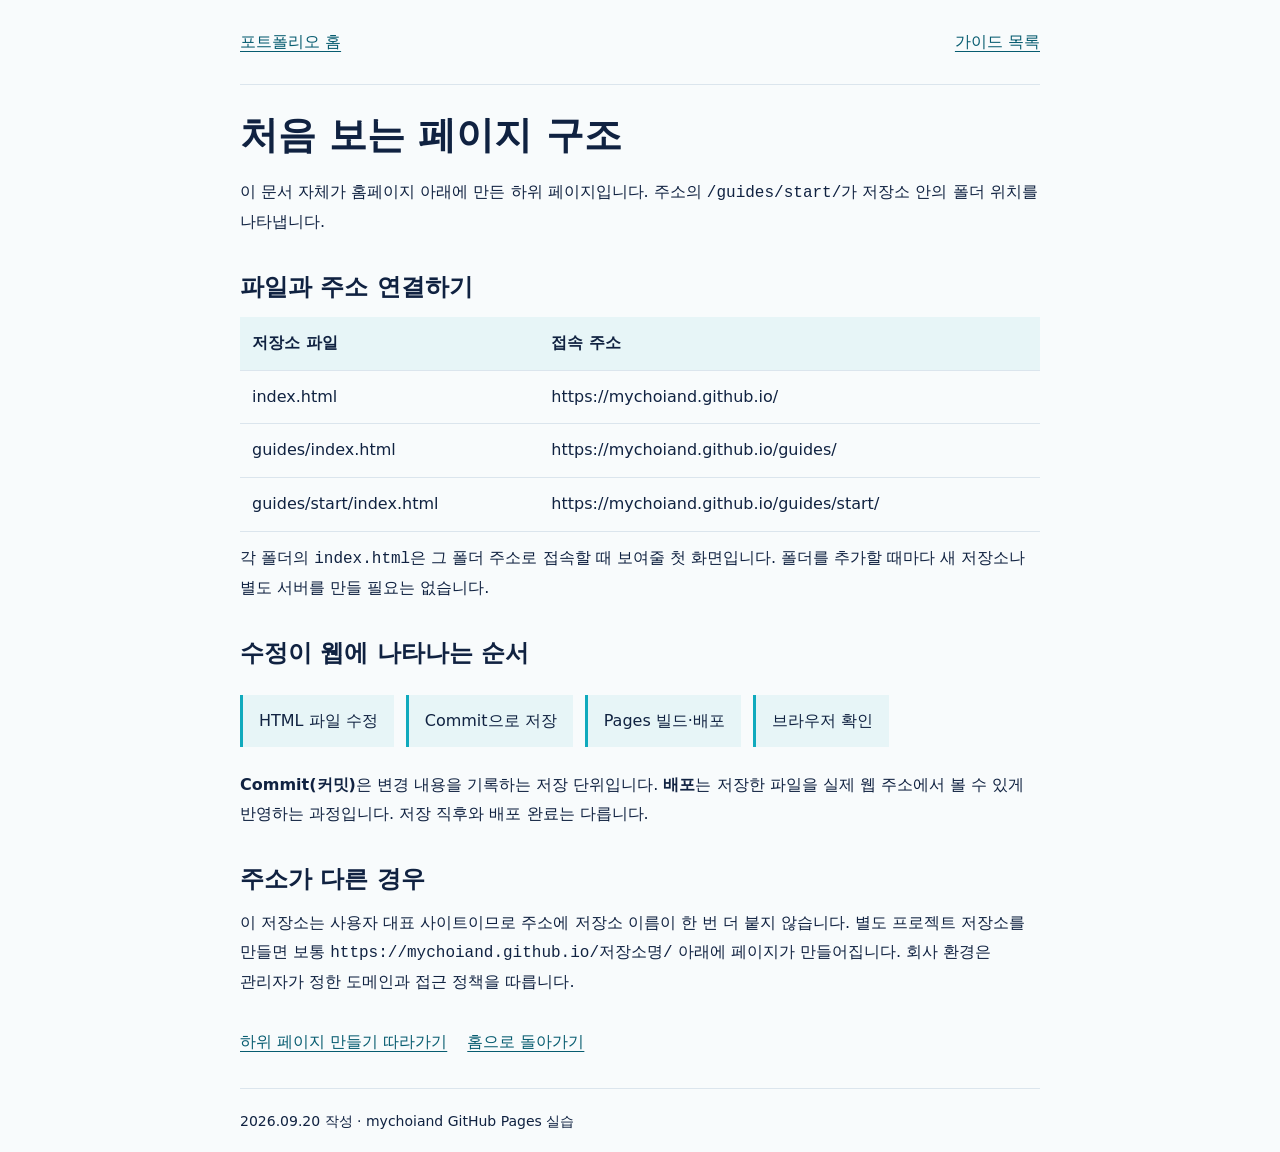
<file: guides/start/index.html>
<!doctype html><html lang="ko"><head><meta charset="utf-8"><meta name="viewport" content="width=device-width,initial-scale=1"><title>처음 보는 페이지 구조 | mychoiand</title><link rel="icon" href="data:,"><link rel="stylesheet" href="../guide.css?v=20260920-3"></head><body><a class="skip" href="#main">본문으로 바로가기</a><header><a href="../../">포트폴리오 홈</a><a href="../">가이드 목록</a></header><main id="main"><h1>처음 보는 페이지 구조</h1><p>이 문서 자체가 홈페이지 아래에 만든 하위 페이지입니다. 주소의 <code>/guides/start/</code>가 저장소 안의 폴더 위치를 나타냅니다.</p><h2>파일과 주소 연결하기</h2><div class="table"><table><thead><tr><th>저장소 파일</th><th>접속 주소</th></tr></thead><tbody><tr><td>index.html</td><td>https://mychoiand.github.io/</td></tr><tr><td>guides/index.html</td><td>https://mychoiand.github.io/guides/</td></tr><tr><td>guides/start/index.html</td><td>https://mychoiand.github.io/guides/start/</td></tr></tbody></table></div><p>각 폴더의 <code>index.html</code>은 그 폴더 주소로 접속할 때 보여줄 첫 화면입니다. 폴더를 추가할 때마다 새 저장소나 별도 서버를 만들 필요는 없습니다.</p><h2>수정이 웹에 나타나는 순서</h2><ol class="flow"><li>HTML 파일 수정</li><li>Commit으로 저장</li><li>Pages 빌드·배포</li><li>브라우저 확인</li></ol><p><strong>Commit(커밋)</strong>은 변경 내용을 기록하는 저장 단위입니다. <strong>배포</strong>는 저장한 파일을 실제 웹 주소에서 볼 수 있게 반영하는 과정입니다. 저장 직후와 배포 완료는 다릅니다.</p><h2>주소가 다른 경우</h2><p>이 저장소는 사용자 대표 사이트이므로 주소에 저장소 이름이 한 번 더 붙지 않습니다. 별도 프로젝트 저장소를 만들면 보통 <code>https://mychoiand.github.io/저장소명/</code> 아래에 페이지가 만들어집니다. 회사 환경은 관리자가 정한 도메인과 접근 정책을 따릅니다.</p><nav class="next"><a href="../github-pages/">하위 페이지 만들기 따라가기</a><a href="../../">홈으로 돌아가기</a></nav></main><footer>2026.09.20 작성 · mychoiand GitHub Pages 실습</footer></body></html>
</file>
<file: styles.css>
﻿:root{--navy:#071a3d;--navy-2:#0d2d62;--teal:#10aabd;--cyan:#31d0dc;--violet:#6257ed;--ink:#102241;--muted:#60708d;--line:#dbe5ed;--soft:#f3f8fa;--white:#fff;--dark:#080d1b;--max:76rem;--shadow:0 22px 60px rgba(12,45,79,.12)}
*{box-sizing:border-box}
html{scroll-behavior:smooth;scroll-padding-top:6rem}
body{margin:0;min-width:0;background:#f8fbfc;color:var(--ink);font:1rem/1.7 "Pretendard","Noto Sans KR","Malgun Gothic",system-ui,sans-serif;overflow-x:hidden}
a{color:inherit}
img{max-width:100%;height:auto}
button{font:inherit}
.skip-link{position:fixed;z-index:100;top:.75rem;left:.75rem;transform:translateY(-200%);padding:.65rem 1rem;border-radius:.5rem;background:var(--navy);color:#fff;text-decoration:none}
.skip-link:focus{transform:none}
:focus-visible{outline:3px solid #ffbf3f;outline-offset:3px}
.site-header,main,footer{width:min(100% - 2.5rem,var(--max));margin-inline:auto}
.site-header{position:sticky;z-index:20;top:.8rem;display:flex;align-items:center;justify-content:space-between;gap:1.5rem;margin-top:.8rem;padding:.7rem .8rem .7rem 1rem;border:1px solid rgba(219,229,237,.82);border-radius:1rem;background:rgba(255,255,255,.88);box-shadow:0 8px 30px rgba(11,39,70,.08);backdrop-filter:blur(18px)}
.brand{display:flex;align-items:center;gap:.65rem;color:var(--navy);font-weight:900;font-size:.82rem;letter-spacing:.08em;text-decoration:none}
.brand-mark{display:grid;width:2.1rem;height:2.1rem;place-items:center;border-radius:.65rem;color:#fff;background:linear-gradient(135deg,var(--teal),var(--violet));font-size:.7rem;box-shadow:0 7px 16px rgba(16,170,189,.24)}
nav{display:flex;align-items:center;gap:.15rem}
nav a{padding:.55rem .7rem;border-radius:.6rem;color:#334666;font-size:.82rem;font-weight:700;text-decoration:none}
nav a:hover,nav a:focus-visible{color:var(--navy);background:#eaf6f8}
.menu-button{display:none;padding:.55rem .8rem;border:1px solid var(--line);border-radius:.65rem;background:#fff;color:var(--navy);font-weight:800}
main{padding-block:1.2rem 3rem}
section{position:relative;margin-block:1.2rem;padding:clamp(2rem,5vw,4.5rem);border:1px solid var(--line);border-radius:1.7rem;background:var(--white);overflow:hidden}
.eyebrow{margin:0 0 .7rem;color:var(--teal);font-size:.76rem;font-weight:900;letter-spacing:.15em;text-transform:uppercase}
h1,h2,h3,p{overflow-wrap:break-word}
h1,h2,h3{color:var(--navy);line-height:1.25}
h1{margin:0;font-size:clamp(2.25rem,5.8vw,4.7rem);letter-spacing:-.055em}
h1 span{color:var(--teal)}
h2{margin:.15rem 0;font-size:clamp(1.85rem,4vw,3.15rem);letter-spacing:-.04em}
h3{margin:.4rem 0;font-size:1.2rem}
.hero{display:grid;min-height:clamp(37rem,72vh,48rem);grid-template-columns:minmax(0,1.1fr) minmax(20rem,.9fr);align-items:center;gap:clamp(2rem,5vw,5rem);padding-block:clamp(3rem,7vw,6rem);background:radial-gradient(circle at 91% 8%,rgba(49,208,220,.23),transparent 31%),radial-gradient(circle at 8% 90%,rgba(98,87,237,.08),transparent 25%),#fff}
.hero::before{position:absolute;inset:0;content:"";background-image:linear-gradient(rgba(7,26,61,.035) 1px,transparent 1px),linear-gradient(90deg,rgba(7,26,61,.035) 1px,transparent 1px);background-size:32px 32px;mask-image:linear-gradient(90deg,#000,transparent 78%);pointer-events:none}
.hero-copy{position:relative;z-index:2}
.hero blockquote{max-width:42rem;margin:1.65rem 0 1rem;padding-left:1.15rem;border-left:3px solid var(--cyan);color:#304464;font-size:clamp(1.05rem,2vw,1.3rem);font-weight:700}
.hero-summary{max-width:42rem;margin:0;color:var(--muted);font-size:1.02rem}
.hero-actions{display:flex;flex-wrap:wrap;gap:.75rem;margin-top:1.8rem}
.button{display:inline-flex;min-height:3rem;align-items:center;justify-content:center;gap:.4rem;padding:.7rem 1.1rem;border-radius:.75rem;font-weight:800;text-decoration:none;transition:transform .2s,box-shadow .2s}
.button:hover{transform:translateY(-2px)}
.primary{color:#fff;background:linear-gradient(135deg,var(--teal),#1183c7);box-shadow:0 12px 24px rgba(16,170,189,.24)}
.secondary{border:1px solid var(--line);color:var(--navy);background:rgba(255,255,255,.85)}
.keyword-list{display:flex;flex-wrap:wrap;gap:.45rem;margin:1.7rem 0 0;padding:0;list-style:none}
.keyword-list li{padding:.32rem .68rem;border:1px solid #cfe6ea;border-radius:999px;color:#326171;background:#f3fbfc;font-size:.78rem;font-weight:800}
.hero-visual{position:relative;display:grid;min-height:31rem;place-items:center}
.hero-visual::before{position:absolute;width:min(100%,30rem);aspect-ratio:1;content:"";border-radius:50%;background:linear-gradient(145deg,#e8fbf8,#f0f2ff);box-shadow:inset 0 0 0 1px rgba(16,170,189,.15),0 25px 65px rgba(16,76,105,.14)}
.hero-visual img{position:relative;z-index:2;width:min(84%,25rem);filter:drop-shadow(0 25px 18px rgba(24,55,62,.17));animation:float 5s ease-in-out infinite}
.orbit{position:absolute;z-index:1;border:1px solid rgba(16,170,189,.28);border-radius:50%}
.orbit-one{width:96%;aspect-ratio:1;transform:rotate(18deg)}
.orbit-two{width:72%;aspect-ratio:1;border-color:rgba(98,87,237,.25);transform:rotate(-22deg)}
.profile-chip{position:absolute;z-index:3;right:0;bottom:8%;display:grid;grid-template-columns:2.5rem auto;column-gap:.7rem;align-items:center;padding:.75rem 1rem;border:1px solid rgba(219,229,237,.85);border-radius:1rem;background:rgba(255,255,255,.92);box-shadow:var(--shadow);backdrop-filter:blur(10px)}
.profile-chip>span{grid-row:1/3;display:grid;width:2.5rem;height:2.5rem;place-items:center;border-radius:.75rem;color:#fff;background:linear-gradient(145deg,var(--violet),var(--teal));font-weight:900}
.profile-chip strong{color:var(--navy)}
.profile-chip small{color:var(--muted)}
.intro-section,.focus-section,.contact-section{display:grid;grid-template-columns:minmax(15rem,.82fr) minmax(0,1.18fr);gap:clamp(2rem,6vw,6rem);align-items:start}
.intro-copy{padding-top:.5rem;color:#40516e;font-size:clamp(1.02rem,1.7vw,1.16rem)}
.intro-copy p:first-child{margin-top:0}
.journey-section{background:linear-gradient(160deg,#071a3d,#0b2856);border-color:#14376b;color:#c5d5ed}
.journey-section h2,.journey-section h3{color:#fff}
.centered{text-align:center}
.centered>p:last-child{margin:.8rem auto 0;color:#aebed7}
.journey-grid{display:grid;grid-template-columns:repeat(4,1fr);gap:1rem;margin:3rem 0 0;padding:0;list-style:none;counter-reset:journey}
.journey-grid li{position:relative;padding:1.25rem;border:1px solid rgba(130,178,224,.22);border-radius:1rem;background:rgba(255,255,255,.06)}
.journey-grid li:not(:last-child)::after{position:absolute;z-index:2;right:-.8rem;top:3.2rem;content:"→";color:var(--cyan);font-size:1.1rem;font-weight:900}
.step-number{display:block;color:#7f96b8;font-size:.72rem;font-weight:900;letter-spacing:.14em}
.step-icon{display:grid;width:3rem;height:3rem;margin:.75rem 0;place-items:center;border-radius:.85rem;color:#fff;background:linear-gradient(135deg,var(--teal),var(--violet));font-weight:900;box-shadow:0 10px 26px rgba(16,170,189,.2)}
.journey-grid p{margin:.65rem 0 0;color:#aebed7;font-size:.86rem}
.focus-grid{display:grid;grid-template-columns:repeat(2,minmax(0,1fr));gap:1rem}
.focus-card{min-height:15rem;padding:1.4rem;border:1px solid var(--line);border-radius:1.1rem;background:#fbfdfe;transition:transform .2s,border-color .2s,box-shadow .2s}
.focus-card:hover{transform:translateY(-4px);border-color:#a9dce2;box-shadow:0 16px 35px rgba(12,70,86,.1)}
.focus-card.featured{background:linear-gradient(150deg,#eafafb,#f7ffff)}
.focus-card.game-project{color:#e2e8ff;background:linear-gradient(145deg,#151c33,#0b1020);border-color:#293557}
.focus-card.game-project h3{color:#fff}
.focus-card p{color:var(--muted);font-size:.9rem}
.focus-card.game-project p{color:#aab6d3}
.focus-card a{display:inline-flex;margin-top:.5rem;color:#79e4ed;font-weight:800;text-decoration:none}
.card-tag{color:var(--teal);font-size:.7rem;font-weight:900;letter-spacing:.1em;text-transform:uppercase}
.games-section{color:#edf2ff;background:radial-gradient(circle at 95% 0,rgba(98,87,237,.26),transparent 28%),linear-gradient(145deg,#11172b,#080b16);border-color:#242d48;box-shadow:0 24px 70px #17203325}
.games-section h2,.games-section h3{color:#fff}
.heading{display:flex;justify-content:space-between;gap:1.5rem;margin-bottom:1.4rem}.heading h2{margin:.1rem 0;font-size:clamp(1.8rem,4vw,2.7rem)}
.game-intro{margin:.5rem 0 0;color:#abb6d2}
.status{align-self:center;margin:0;padding:.55rem .85rem;border:1px solid #364162;border-radius:999px;color:#dce4ff;background:#161d33;text-align:center;font-size:.82rem;font-weight:700}
.game-layout{display:grid;grid-template-columns:minmax(260px,340px) minmax(260px,1fr);gap:clamp(1rem,3vw,2.2rem);align-items:start}
.board-card{padding:clamp(.55rem,2vw,.9rem);border:1px solid #303b5d;border-radius:1rem;background:#070a14;box-shadow:inset 0 0 0 1px #ffffff08,0 16px 40px #0008}
.board-card canvas{display:block;width:100%;height:auto;max-width:300px;margin:auto;background:#090d1c;border-radius:.45rem;touch-action:none}
.board-stage{position:relative;max-width:300px;margin:auto;overflow:hidden;border-radius:.45rem}.game-over-overlay{position:absolute;z-index:4;inset:0;display:grid;align-content:center;justify-items:center;padding:1.5rem;color:#eaf0ff;background:linear-gradient(160deg,rgba(5,9,20,.88),rgba(18,25,50,.94));text-align:center;backdrop-filter:blur(4px);animation:game-over-in .32s ease-out}.game-over-overlay[hidden]{display:none}.game-over-label{margin:0;color:#ff7189;font-size:.78rem;font-weight:900;letter-spacing:.18em;text-transform:uppercase}.game-over-overlay h3{margin:.45rem 0;color:#fff;font-size:1.5rem}.game-over-overlay p{margin:.2rem 0 1.2rem;color:#b9c5df}.game-over-overlay strong{color:#fff;font-size:1.25rem}.overlay-restart{min-width:9rem;min-height:3rem;border:1px solid rgba(255,255,255,.2);border-radius:.7rem;color:#fff;background:linear-gradient(135deg,#ff5f7d,#d83f68);font-weight:900;cursor:pointer;box-shadow:0 12px 28px rgba(216,63,104,.32);transition:transform .18s ease,filter .18s ease,box-shadow .18s ease}.overlay-restart:hover{filter:brightness(1.1);transform:translateY(-2px);box-shadow:0 16px 32px rgba(216,63,104,.42)}.overlay-restart:active{transform:translateY(1px) scale(.98)}@keyframes game-over-in{from{opacity:0;transform:scale(1.03)}to{opacity:1;transform:scale(1)}}
.board-hint{margin:.65rem 0 0;color:#8792af;font-size:.78rem;text-align:center}
.game-sidebar{display:grid;gap:1rem}.next-card,.score-grid>div,.key-guide{border:1px solid #303b5d;border-radius:.85rem;background:#161d33}
.next-card{padding:1rem}.card-title{display:flex;align-items:center;justify-content:space-between}.card-title h3,.key-guide h3{margin:0;font-size:.95rem}.card-title span{color:#7f8aaa;font-size:.75rem;text-transform:uppercase;letter-spacing:.1em}
.next-card canvas{display:block;width:160px;max-width:100%;height:120px;margin:.3rem auto 0;background:#0b1020;border-radius:.6rem}
.score-grid{display:grid;grid-template-columns:repeat(4,1fr);gap:.65rem;margin:0}.score-grid>div{padding:.7rem}.score-grid dt{color:#8f9ab6;font-size:.72rem;text-transform:uppercase}.score-grid dd{margin:0;color:#fff;font-size:1.3rem;font-weight:900}
.game-actions,.touch{display:grid;gap:.6rem}.game-actions{grid-template-columns:repeat(2,1fr)}.touch{grid-template-columns:repeat(3,1fr)}.touch button:nth-child(4){grid-column:1/3}
.game-actions button,.touch button{min-height:3rem;border:1px solid #3a4568;border-radius:.65rem;color:#eaf0ff;background:#202944;font-weight:800;cursor:pointer;touch-action:manipulation;box-shadow:0 6px 14px rgba(0,0,0,.18);transition:transform .18s ease,background .24s ease,border-color .24s ease,box-shadow .24s ease,filter .18s ease}.game-actions button:hover,.touch button:hover{background:#2a3556;border-color:#56658f;transform:translateY(-2px);box-shadow:0 10px 20px rgba(0,0,0,.26)}.game-actions button:active,.touch button:active{transform:translateY(1px) scale(.98);filter:brightness(.92);box-shadow:0 3px 8px rgba(0,0,0,.2)}.game-actions .accent{border-color:transparent;background:linear-gradient(135deg,var(--violet),#7c54ed)}.game-actions .pause-button{border-color:#287a91;background:linear-gradient(135deg,#176277,#2389a0)}.game-actions .pause-button[aria-pressed=true]{border-color:#f0b54b;color:#221906;background:linear-gradient(135deg,#ffd369,#f0a83c);box-shadow:0 8px 20px rgba(240,168,60,.28)}.game-actions .restart-button{border-color:#a34561;background:linear-gradient(135deg,#8f3652,#b94b6b)}.game-actions .sound-button[aria-pressed=true]{border-color:#3d8a68;background:linear-gradient(135deg,#24694f,#328563)}.game-actions .sound-button[aria-pressed=false]{border-color:#3a4568;color:#9ca7c2;background:#11172a}
.key-guide{padding:.9rem;color:#b8c2dc;font-size:.82rem}.key-guide p{margin:.45rem 0}.key-guide kbd{display:inline-block;min-width:2rem;margin-right:.2rem;padding:.12rem .32rem;border:1px solid #455173;border-bottom-width:2px;border-radius:.3rem;color:#fff;background:#252e49;text-align:center;font:700 .75rem system-ui}
.contact-section{align-items:center;background:radial-gradient(circle at 0 100%,rgba(49,208,220,.17),transparent 30%),#fff}
.contact-copy p{max-width:34rem;color:var(--muted);font-size:1.05rem}
footer{display:grid;grid-template-columns:1fr auto auto;gap:1rem;align-items:center;padding-block:2rem 3rem;color:var(--muted);font-size:.78rem}
footer strong{color:var(--navy);letter-spacing:.08em}
@keyframes float{0%,100%{transform:translateY(0)}50%{transform:translateY(-10px)}}

@media(max-width:58rem){.hero{grid-template-columns:1fr;min-height:auto}.hero-copy{text-align:center}.hero blockquote,.hero-summary{margin-inline:auto}.hero-actions,.keyword-list{justify-content:center}.hero-visual{min-height:28rem}.hero-visual::before{width:min(80vw,28rem)}.hero-visual img{width:min(68vw,22rem)}.profile-chip{right:10%}.intro-section,.focus-section,.contact-section{grid-template-columns:1fr}.journey-grid{grid-template-columns:repeat(2,1fr)}.journey-grid li:nth-child(2)::after{display:none}.game-layout{grid-template-columns:minmax(250px,310px) minmax(240px,1fr)}.score-grid{grid-template-columns:repeat(2,1fr)}}
@media(max-width:43.75rem){.site-header{flex-wrap:wrap;top:.35rem}.menu-button{display:block}nav{display:none;width:100%;flex-direction:column;align-items:stretch;border-top:1px solid var(--line);padding-top:.5rem}nav.open{display:flex}nav a{width:100%}.hero-visual{min-height:24rem}.profile-chip{right:1%;bottom:4%}.journey-grid,.focus-grid{grid-template-columns:1fr}.journey-grid li::after{display:none}.heading{display:block}.status{display:inline-block;margin-top:.8rem}.game-layout{grid-template-columns:1fr}.board-card,.game-sidebar{width:100%;max-width:340px;margin:auto}.score-grid{grid-template-columns:repeat(2,1fr)}.score-grid dd{font-size:1.05rem}footer{grid-template-columns:1fr;text-align:center}}
@media(max-width:28rem){.site-header,main,footer{width:min(100% - 1rem,var(--max))}section{padding:1.25rem;border-radius:1.15rem}.hero{padding-top:2.5rem}.hero h1{font-size:2.15rem}.hero-visual{min-height:21rem}.hero-visual img{width:78vw}.profile-chip{padding:.55rem .7rem}.profile-chip small{font-size:.65rem}.game-actions{grid-template-columns:1fr 1fr}}
@media(prefers-reduced-motion:reduce){html{scroll-behavior:auto}.hero-visual img,.game-over-overlay{animation:none}.button,.focus-card,.game-actions button,.touch button,.overlay-restart{transition:none}}
</file>
<file: guides/guide.css>
*{box-sizing:border-box}html{scroll-behavior:auto}body{margin:0;background:#f8fbfc;color:#102241;font:16px/1.8 "Pretendard","Noto Sans KR","Apple SD Gothic Neo",system-ui,sans-serif;word-break:keep-all;overflow-wrap:anywhere}a{color:#075c70;text-underline-offset:4px}header,main,footer{width:min(100% - 40px,800px);margin-inline:auto}header{display:flex;flex-wrap:wrap;justify-content:space-between;gap:12px;padding:20px 0;border-bottom:1px solid #dbe5ed}header a,nav a{display:inline-flex;align-items:center;min-height:44px}main{padding:24px 0}h1{font-size:clamp(28px,5vw,38px);line-height:1.4;margin:0 0 16px}h2{font-size:24px;line-height:1.5;margin:32px 0 12px}h3{font-size:19px;margin:24px 0 8px}p{margin:12px 0}ul,ol{padding-left:24px}li{margin:8px 0}.meta{color:#60708d;font-size:14px}.directory{padding:0;list-style:none}.directory li{padding:16px 0;border-top:1px solid #dbe5ed}.directory h2{margin:0 0 8px}.flow{display:flex;flex-wrap:wrap;gap:12px;list-style:none;padding:0}.flow li{padding:12px 16px;background:#e7f5f7;border-left:3px solid #10aabd}pre{overflow-x:auto;background:#071a3d;color:#f3f8fa;padding:16px;border-radius:6px;font-size:14px;line-height:1.7;word-break:normal}code{font-family:ui-monospace,monospace}.table{overflow:auto}table{border-collapse:collapse;min-width:560px;width:100%}td,th{padding:12px;text-align:left;vertical-align:top;border-bottom:1px solid #dbe5ed}th{background:#e7f5f7}figure{margin:20px 0}img{display:block;width:100%;height:auto;border:1px solid #dbe5ed}figcaption{margin-top:8px;color:#60708d}footer{padding:20px 0;border-top:1px solid #dbe5ed;font-size:14px}.next{display:flex;flex-wrap:wrap;gap:20px;margin-top:24px}a:focus-visible{outline:3px solid #6257ed;outline-offset:4px}.skip{position:absolute;transform:translateY(-200%)}.skip:focus{transform:none}@media(prefers-reduced-motion:reduce){html{scroll-behavior:auto}}
.toc summary{cursor:pointer;min-height:44px;display:list-item;padding:8px 0}.toc ol{list-style:none;padding:0;margin:4px 0 16px}.toc li{margin:0}.toc a{display:block;padding:8px 0;min-height:44px}.toc summary:focus-visible{outline:3px solid #6257ed;outline-offset:4px}
</file>
